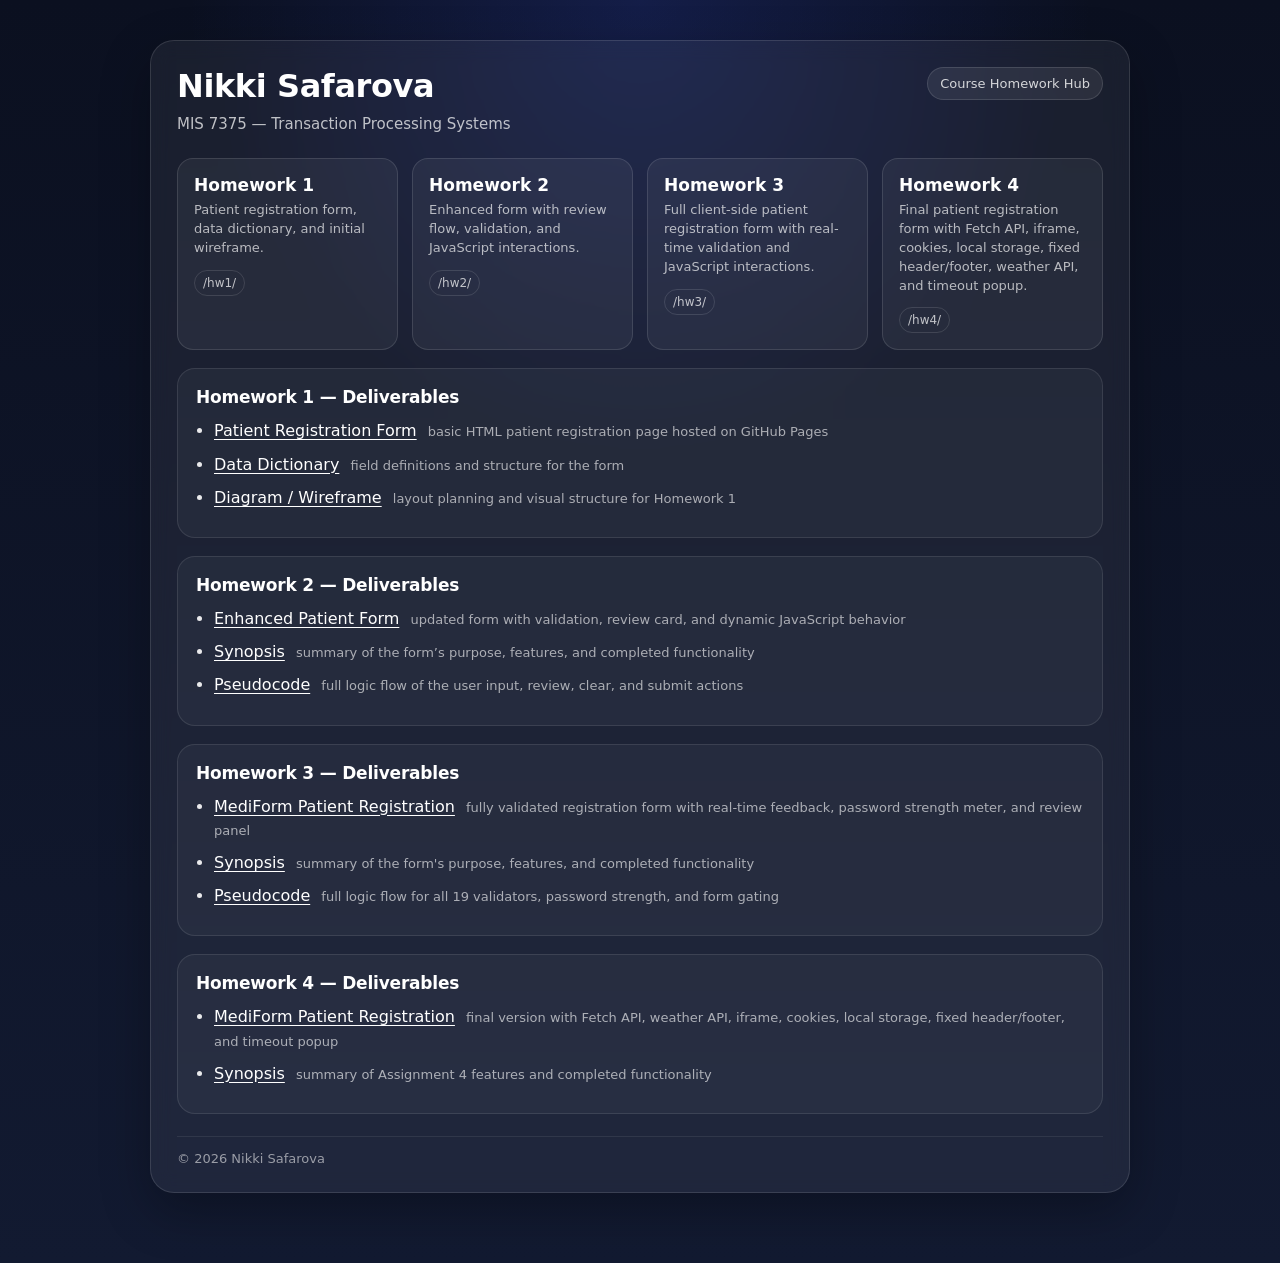
<file: index.html>
<!DOCTYPE html>
<html lang="en">
<head>
  <meta charset="UTF-8" />
  <meta name="viewport" content="width=device-width, initial-scale=1" />
  <title>MIS 7375 | Nikki Safarova</title>

  <style>
    body{
      margin:0;
      font-family: system-ui, -apple-system, Segoe UI, Roboto, Arial, sans-serif;
      background:
        radial-gradient(circle at top, rgba(61, 90, 254, 0.18), transparent 32%),
        linear-gradient(180deg, #0b1020 0%, #121a31 100%);
      color:#ffffff;
    }

    .wrap{
      max-width:980px;
      margin:0 auto;
      padding:40px 20px 70px;
    }

    .card{
      background: rgba(255,255,255,.06);
      border: 1px solid rgba(255,255,255,.12);
      border-radius: 24px;
      padding: 26px;
      box-shadow: 0 18px 50px rgba(0,0,0,.28);
      backdrop-filter: blur(10px);
    }

    .top{
      display:flex;
      justify-content:space-between;
      align-items:flex-start;
      gap:20px;
      flex-wrap:wrap;
    }

    h1{
      margin:0 0 8px;
      font-size:32px;
      letter-spacing:-.4px;
    }

    .sub{
      margin:0;
      color: rgba(255,255,255,.72);
      line-height:1.55;
      font-size:15px;
    }

    .badge{
      display:inline-block;
      padding:8px 12px;
      border-radius:999px;
      background: rgba(255,255,255,.08);
      border:1px solid rgba(255,255,255,.12);
      color: rgba(255,255,255,.8);
      font-size:13px;
      white-space:nowrap;
    }

    .grid{
      margin-top:22px;
      display:grid;
      grid-template-columns: repeat(4, 1fr);
      gap:14px;
    }

    @media (max-width: 900px){
      .grid{grid-template-columns: repeat(2, 1fr);}
    }

    @media (max-width: 560px){
      .grid{grid-template-columns: 1fr;}
    }

    a.tile{
      display:block;
      padding:16px;
      border-radius: 16px;
      border: 1px solid rgba(255,255,255,.12);
      background: rgba(255,255,255,.05);
      color:#fff;
      text-decoration:none;
      transition:.18s ease;
    }

    a.tile:hover{
      transform: translateY(-3px);
      background: rgba(255,255,255,.09);
      border-color: rgba(255,255,255,.22);
    }

    .tile-title{
      font-size:17px;
      font-weight:700;
      margin-bottom:6px;
    }

    .tile-text{
      color: rgba(255,255,255,.68);
      font-size:13px;
      line-height:1.45;
    }

    .tag{
      display:inline-block;
      margin-top:12px;
      font-size:12px;
      color: rgba(255,255,255,.72);
      padding:5px 8px;
      border:1px solid rgba(255,255,255,.12);
      border-radius:999px;
    }

    .soon{
      display:inline-block;
      margin-top:10px;
      font-size:12px;
      color: rgba(255,255,255,.72);
      padding:5px 8px;
      border:1px dashed rgba(255,255,255,.22);
      border-radius:999px;
    }

    .details{
      margin-top:18px;
      padding:18px;
      border-radius: 18px;
      border: 1px solid rgba(255,255,255,.1);
      background: rgba(255,255,255,.04);
    }

    .details h2{
      margin:0 0 12px;
      font-size:17px;
      letter-spacing:-.2px;
    }

    .links{
      margin:0;
      padding-left:18px;
      color: rgba(255,255,255,.9);
    }

    .links li{
      margin:10px 0;
      line-height:1.45;
    }

    .links a{
      color:#ffffff;
      text-decoration: underline;
      text-underline-offset: 3px;
    }

    .muted{
      color: rgba(255,255,255,.62);
      font-size:13px;
      margin-left:6px;
    }

    footer{
      margin-top:22px;
      padding-top:14px;
      border-top:1px solid rgba(255,255,255,.08);
      color: rgba(255,255,255,.55);
      font-size:13px;
    }
  </style>
</head>

<body>
  <main class="wrap">
    <div class="card">

      <div class="top">
        <div>
          <h1>Nikki Safarova</h1>
          <p class="sub">MIS 7375 — Transaction Processing Systems</p>
        </div>
        <div class="badge">Course Homework Hub</div>
      </div>

      <div class="grid">
        <a class="tile" href="./hw1/">
          <div class="tile-title">Homework 1</div>
          <div class="tile-text">Patient registration form, data dictionary, and initial wireframe.</div>
          <div class="tag">/hw1/</div>
        </a>

        <a class="tile" href="./hw2/">
          <div class="tile-title">Homework 2</div>
          <div class="tile-text">Enhanced form with review flow, validation, and JavaScript interactions.</div>
          <div class="tag">/hw2/</div>
        </a>

        <a class="tile" href="./hw3/homework3.html">
          <div class="tile-title">Homework 3</div>
          <div class="tile-text">Full client-side patient registration form with real-time validation and JavaScript interactions.</div>
          <div class="tag">/hw3/</div>
        </a>

        <a class="tile" href="./hw4/homework4.html">
  <div class="tile-title">Homework 4</div>
  <div class="tile-text">Final patient registration form with Fetch API, iframe, cookies, local storage, fixed header/footer, weather API, and timeout popup.</div>
  <div class="tag">/hw4/</div>
</a>
      </div>

      <div class="details">
        <h2>Homework 1 — Deliverables</h2>
        <ul class="links">
          <li>
            <a href="./hw1/index.html">Patient Registration Form</a>
            <span class="muted">basic HTML patient registration page hosted on GitHub Pages</span>
          </li>
          <li>
            <a href="./hw1/mis7375-hw1-data-dictionary.pdf">Data Dictionary</a>
            <span class="muted">field definitions and structure for the form</span>
          </li>
          <li>
            <a href="./hw1/mis7375-hw1-diagram.pdf">Diagram / Wireframe</a>
            <span class="muted">layout planning and visual structure for Homework 1</span>
          </li>
        </ul>
      </div>

      <div class="details">
        <h2>Homework 2 — Deliverables</h2>
        <ul class="links">
          <li>
            <a href="./hw2/index.html">Enhanced Patient Form</a>
            <span class="muted">updated form with validation, review card, and dynamic JavaScript behavior</span>
          </li>
          <li>
            <a href="./hw2/hw2-synopsis.html">Synopsis</a>
            <span class="muted">summary of the form’s purpose, features, and completed functionality</span>
          </li>
          <li>
            <a href="./hw2/hw2-pseudocode.html">Pseudocode</a>
            <span class="muted">full logic flow of the user input, review, clear, and submit actions</span>
          </li>
        </ul>
      </div>

      <div class="details">
        <h2>Homework 3 — Deliverables</h2>
        <ul class="links">
          <li>
            <a href="./hw3/homework3.html">MediForm Patient Registration</a>
            <span class="muted">fully validated registration form with real-time feedback, password strength meter, and review panel</span>
          </li>
          <li>
            <a href="./hw3/hw3-synopsis.html">Synopsis</a>
            <span class="muted">summary of the form's purpose, features, and completed functionality</span>
          </li>
          <li>
            <a href="./hw3/hw3-pseudocode.html">Pseudocode</a>
            <span class="muted">full logic flow for all 19 validators, password strength, and form gating</span>
          </li>
        </ul>
      </div>

      <div class="details">
  <h2>Homework 4 — Deliverables</h2>
  <ul class="links">
    <li>
      <a href="./hw4/homework4.html">MediForm Patient Registration</a>
      <span class="muted">final version with Fetch API, weather API, iframe, cookies, local storage, fixed header/footer, and timeout popup</span>
    </li>
    <li>
      <a href="./hw4/hw4-synopsis.html">Synopsis</a>
      <span class="muted">summary of Assignment 4 features and completed functionality</span>
    </li>
  </ul>
</div>

      <footer>© <span id="year"></span> Nikki Safarova</footer>
    </div>
  </main>

  <script>
    document.getElementById("year").textContent = new Date().getFullYear();
  </script>
</body>
</html>
</file>
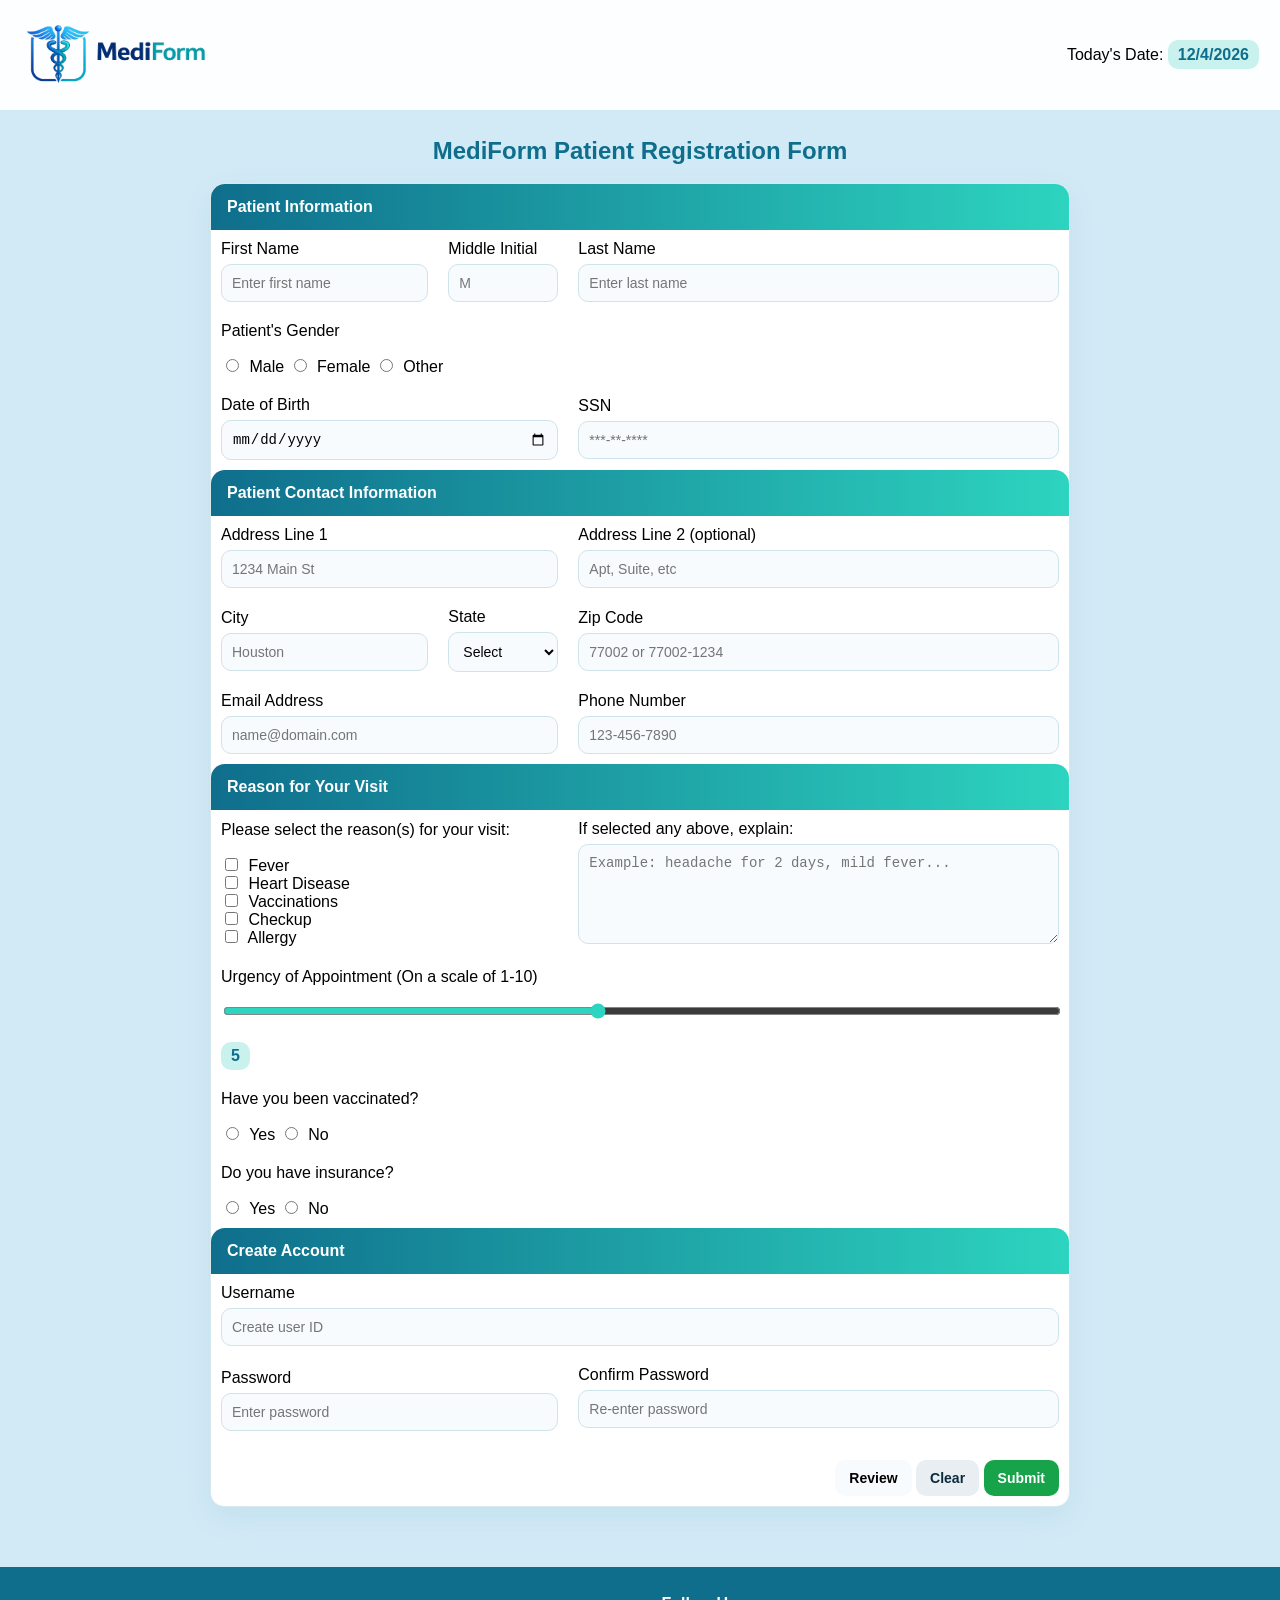
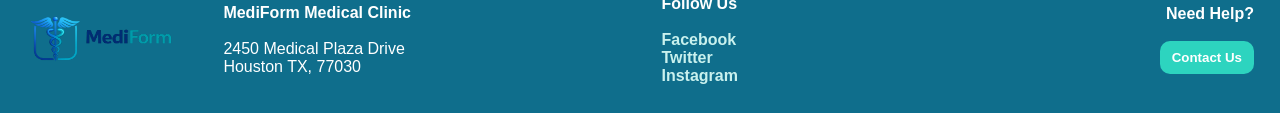
<file: hw2/index.html>
<!doctype html>
<!--
    Name: Nikki Safarova
    File: index.html
    Date Created: 2026-02-21
    Date Updated: 2026-03-27
    Purpose: MIS 7375 Homework 2 - MediForm Patient Registration Form HTML
-->

<html lang="en">

<head>
  <meta charset="utf-8" />
  <title>MediForm Patient Registration</title>

  <!-- External CSS Stylesheet-->
  <link rel="stylesheet" href="style.css" />
</head>

<body>
  <!-- HEADER SECTION -->
  <div id="header">
    <table width="100%">
      <tr>
        <td><img src="logo.png" alt="MediForm Logo" width="150" /></td>
        <td align="right">
          Today's Date: <span id="today">MM/DD/YYYY</span>
        </td>
      </tr>
    </table>
  </div>

  <!-- BODY SECTION -->
  <div id="body">
    <h2>MediForm Patient Registration Form</h2>

    <form id="patientForm" action="thankyou.html">
      <center>
        <table width="800" cellpadding="10">
          <tr>
            <th colspan="3">Patient Information</th>
          </tr>

          <!-- NAME -->
          <tr>
            <td>
              First Name<br />
              <input type="text" id="firstname" name="firstname" maxlength="30" pattern="[A-Za-z'-]{1,30}" required
                placeholder="Enter first name"
                title="Only letters, apostrophes, and dashes allowed (no numbers or symbols)." />
            </td>

            <td width="110">
              Middle Initial<br />
              <input type="text" id="middleinit" name="middleinit" maxlength="1" pattern="[A-Za-z]{1}" placeholder="M"
                title="Enter 1 letter only. Leave blank if not applicable." />
            </td>

            <td>
              Last Name<br />
              <input type="text" id="lastname" name="lastname" maxlength="30" pattern="[A-Za-z'-]{1,30}" required
                placeholder="Enter last name" title="Only letters, apostrophes, and dashes allowed." />
            </td>
          </tr>

          <!-- GENDER RADIO BUTTON -->
          <tr>
            <td colspan="3">
              Patient's Gender<br /><br />
              <input type="radio" id="genderMale" name="gender" value="Male" required
                title="Select one gender option." />
              Male
              <input type="radio" id="genderFemale" name="gender" value="Female" />
              Female
              <input type="radio" id="genderOther" name="gender" value="Other" />
              Other
            </td>
          </tr>

          <!-- Date of Birth + SSN -->
          <tr>
            <td colspan="2">
              Date of Birth<br />
              <input type="date" id="dob" name="dob" required min="1900-01-01" max="2026-12-31"
                title="Select your date of birth. Must not be in the future or more than 120 years ago." />
            </td>

            <td>
              SSN<br />
              <input type="password" id="ssn" name="ssn" placeholder="***-**-****" pattern="[0-9-]{9,11}" maxlength="11"
                required title="Enter 9 to 11 characters. Numbers and dashes only." />
            </td>
          </tr>

          <tr>
            <th colspan="3">Patient Contact Information</th>
          </tr>

          <!-- ADDRESS and CONTACT INFORMATION -->
          <tr>
            <td colspan="2">
              Address Line 1<br />
              <input type="text" id="addr1" name="addr1" minlength="2" maxlength="30" placeholder="1234 Main St"
                required title="Enter 2 to 30 characters." />
            </td>

            <td>
              Address Line 2 (optional)<br />
              <input type="text" id="addr2" name="addr2" minlength="2" maxlength="30" placeholder="Apt, Suite, etc"
                title="Optional. If entered, use 2 to 30 characters." />
            </td>
          </tr>

          <tr>
            <td>
              City<br />
              <input type="text" id="city" name="city" minlength="2" maxlength="30" required placeholder="Houston"
                title="Enter 2 to 30 characters." />
            </td>

            <td>
              State<br />
              <select id="state" name="state" required title="Select a state code.">
                <option value="">Select</option>
                <option>AK</option>
                <option>AL</option>
                <option>AR</option>
                <option>AZ</option>
                <option>CA</option>
                <option>CO</option>
                <option>CT</option>
                <option>DC</option>
                <option>DE</option>
                <option>FL</option>
                <option>GA</option>
                <option>HI</option>
                <option>IA</option>
                <option>ID</option>
                <option>IL</option>
                <option>IN</option>
                <option>KS</option>
                <option>KY</option>
                <option>LA</option>
                <option>MA</option>
                <option>MD</option>
                <option>ME</option>
                <option>MI</option>
                <option>MN</option>
                <option>MO</option>
                <option>MS</option>
                <option>MT</option>
                <option>NC</option>
                <option>ND</option>
                <option>NE</option>
                <option>NH</option>
                <option>NJ</option>
                <option>NM</option>
                <option>NV</option>
                <option>NY</option>
                <option>OH</option>
                <option>OK</option>
                <option>OR</option>
                <option>PA</option>
                <option>PR</option>
                <option>RI</option>
                <option>SC</option>
                <option>SD</option>
                <option>TN</option>
                <option>TX</option>
                <option>UT</option>
                <option>VA</option>
                <option>VT</option>
                <option>WA</option>
                <option>WI</option>
                <option>WV</option>
                <option>WY</option>
              </select>
            </td>

            <td>
              Zip Code<br />
              <input type="text" id="zip" name="zip" pattern="\d{5}(-\d{4})?" maxlength="10"
                placeholder="77002 or 77002-1234" required title="Enter 5 digits or ZIP+4 format." />
            </td>
          </tr>

          <tr>
            <td colspan="2">
              Email Address<br />
              <input type="email" id="email" name="email" placeholder="name@domain.com" required
                title="Enter a valid email address in the format name@domain.tld." />
            </td>

            <td>
              Phone Number<br />
              <input type="tel" id="phone" name="phone" maxlength="12" pattern="\d{3}-\d{3}-\d{4}"
                placeholder="123-456-7890" required title="Enter phone number in the format 123-456-7890."
                oninput="formatPhone(this)" />
            </td>
          </tr>

          <tr>
            <th colspan="3">Reason for Your Visit</th>
          </tr>

          <!-- CHECKBOXES -->
          <tr>
            <td colspan="2">
              Please select the reason(s) for your visit:<br /><br />
              <input type="checkbox" id="historyFever" name="history" value="Fever" />
              Fever<br />
              <input type="checkbox" id="historyHeartDisease" name="history" value="Heart Disease" />
              Heart Disease<br />
              <input type="checkbox" id="historyVaccinations" name="history" value="Vaccinations" />
              Vaccinations<br />
              <input type="checkbox" id="historyCheckup" name="history" value="Checkup" />
              Checkup<br />
              <input type="checkbox" id="historyAllergy" name="history" value="Allergy" />
              Allergy
            </td>

            <td>
              If selected any above, explain:<br />
              <textarea id="symptoms" name="symptoms" rows="5" cols="50"
                placeholder="Example: headache for 2 days, mild fever..."
                title="Describe the reason for your visit or current symptoms."></textarea>
            </td>
          </tr>

          <!-- SLIDER -->
          <tr>
            <td colspan="3">
              Urgency of Appointment (On a scale of 1-10)<br />
              <input type="range" id="health_score" name="health_score" min="1" max="10" value="5"
                title="Move the slider to choose a value from 1 to 10." />
              <span id="scoreValue">5</span>
            </td>
          </tr>

          <!-- VACCINATION RADIO BUTTON-->
          <tr>
            <td colspan="3">
              Have you been vaccinated?<br /><br />
              <input type="radio" id="vaccinatedYes" name="vaccinated" value="Yes" required title="Select Yes or No." />
              Yes
              <input type="radio" id="vaccinatedNo" name="vaccinated" value="No" />
              No
            </td>
          </tr>

          <!-- INSURANCE RADIO BUTTON -->
          <tr>
            <td colspan="3">
              Do you have insurance?<br /><br />
              <input type="radio" id="insuranceYes" name="insurance" value="Yes" required title="Select Yes or No." />
              Yes
              <input type="radio" id="insuranceNo" name="insurance" value="No" />
              No
            </td>
          </tr>

          <!-- CREATE ACCOUNT -->
          <tr>
            <th colspan="3">Create Account</th>
          </tr>

          <tr>
            <td colspan="3">
              Username<br />
              <input type="text" id="userid" name="userid" maxlength="30" pattern="[A-Za-z][A-Za-z0-9_-]{4,29}"
                placeholder="Create user ID" required
                title="Enter 5 to 30 characters. First character must be a letter. Use letters, numbers, underscore, or dash only. No spaces."
                oninput="makeUseridLowercase(); checkPasswords()" />
            </td>
          </tr>

          <tr>
            <td colspan="2">
              Password<br />
              <input type="password" id="password" name="password" minlength="8" maxlength="30"
                pattern="(?=.*[a-z])(?=.*[A-Z])(?=.*[0-9])(?=.*[!@#%^&*()\-_=+\\/<>.,`~])[A-Za-z0-9!@#%^&*()\-_=+\\/<>.,`~]{8,30}"
                placeholder="Enter password" required
                title="8 to 30 characters. Must include at least 1 uppercase letter, 1 lowercase letter, 1 number, and 1 special character. Do not use quotation marks."
                oninput="checkPasswords()" />
            </td>

            <td>
              Confirm Password<br />
              <input type="password" id="password2" name="password2" minlength="8" maxlength="30"
                placeholder="Re-enter password" required title="Re-enter the same password."
                oninput="checkPasswords()" />
              <div id="passwordMessage"></div>
            </td>
          </tr>

          <!-- SUBMIT and RESET and REVIEW BUTTONS -->
          <tr>
            <td colspan="3" align="right">
              <input type="button" value="Review" onclick="showReview()" />
              <input type="reset" value="Clear" onclick="clearReview()" />
              <input type="submit" value="Submit" />
            </td>
          </tr>
        </table>
      </center>
    </form>

    <div id="reviewSection" style="display:none;">
      <h3>PLEASE REVIEW THIS INFORMATION</h3>
      <div id="reviewContent"></div>
    </div>
  </div>

  <!-- FOOTER SECTION -->
  <div id="footer">
    <table width="100%" cellpadding="10">
      <tr>
        <!-- Logo and Company Address-->
        <td width="12%">
          <img src="logo.png" alt="MediForm Logo" width="150" />
        </td>

        <td width="30%">
          <b>MediForm Medical Clinic</b><br /><br />
          2450 Medical Plaza Drive<br />
          Houston TX, 77030
        </td>

        <!-- Social Links -->
        <td width="30%">
          <b>Follow Us</b><br /><br />
          <a href="#">Facebook</a><br />
          <a href="#">Twitter</a><br />
          <a href="#">Instagram</a>
        </td>

        <!-- Contact Button -->
        <td width="12%" align="right">
          <b>Need Help?</b><br /><br />
          <button type="button">Contact Us</button>
        </td>
      </tr>
    </table>
  </div>

  <!-- External JavaScript -->
  <script src="script.js"></script>
</body>

</html>
</file>
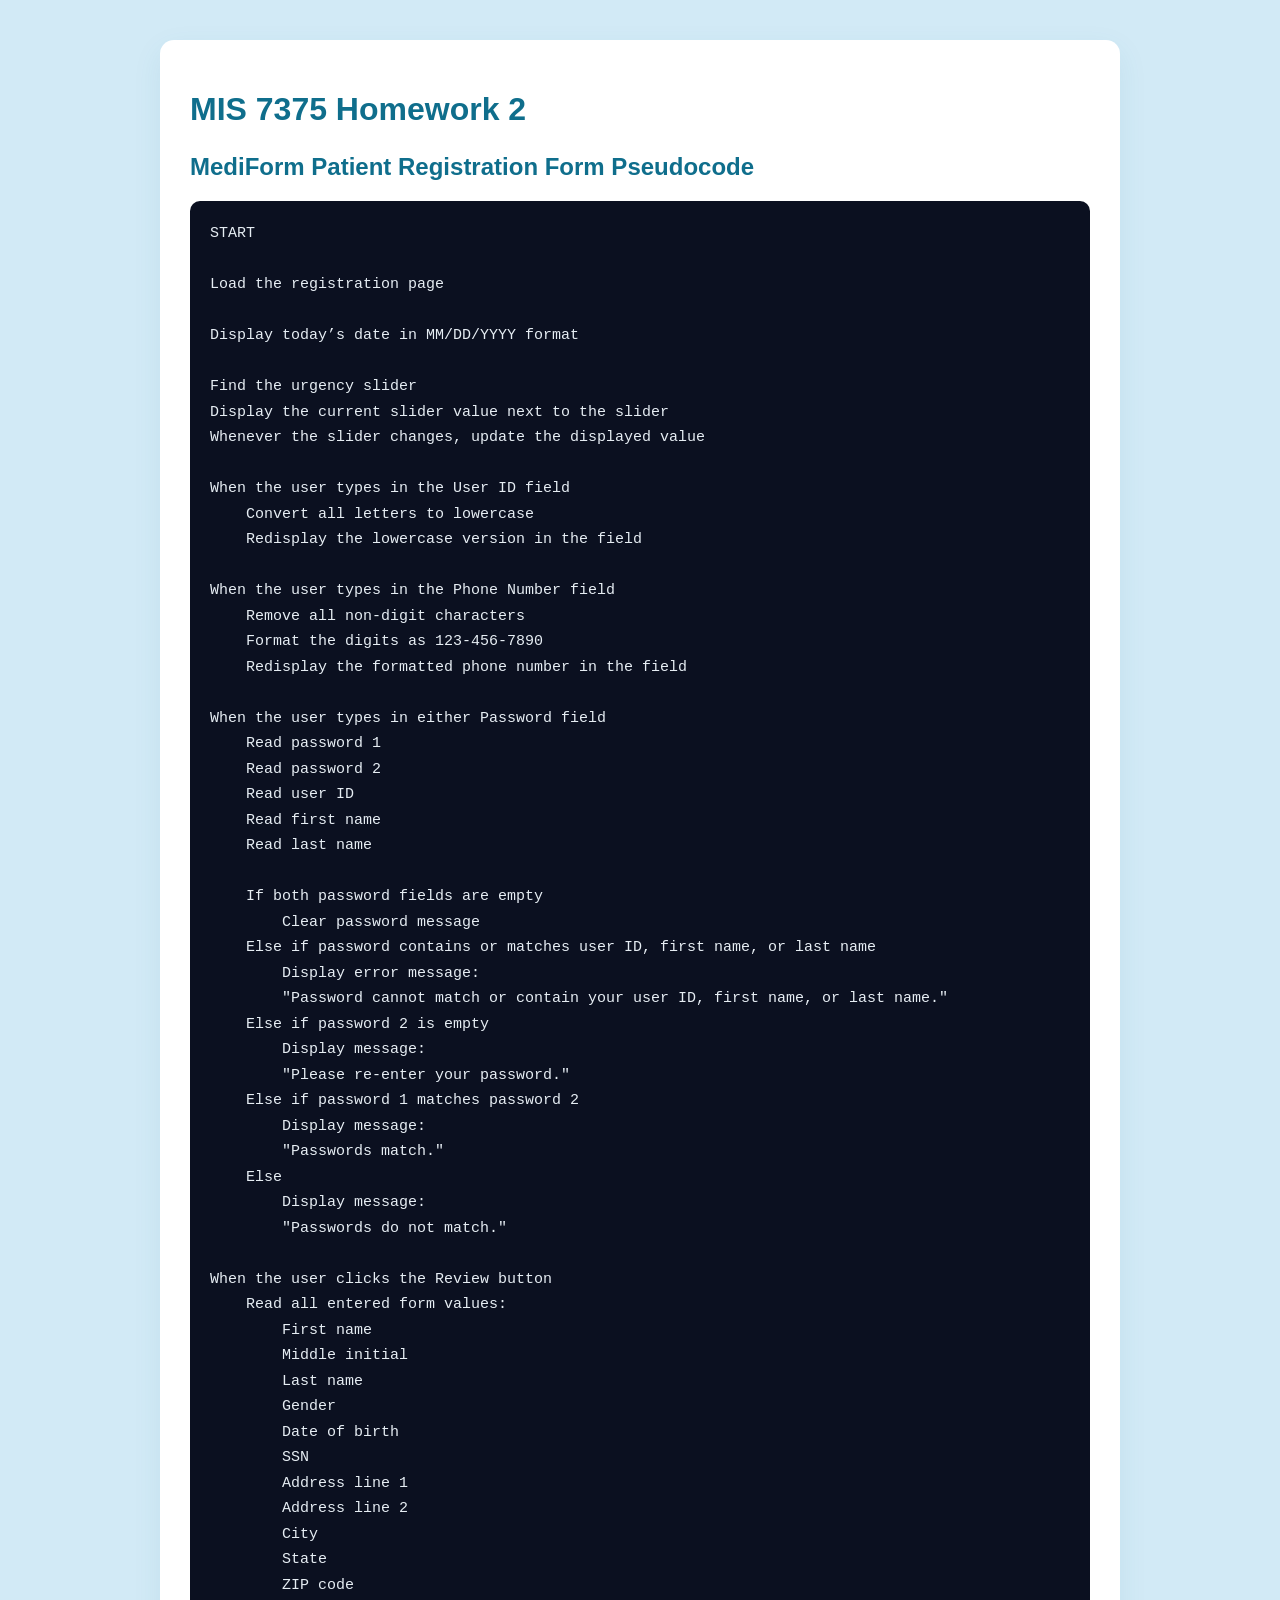
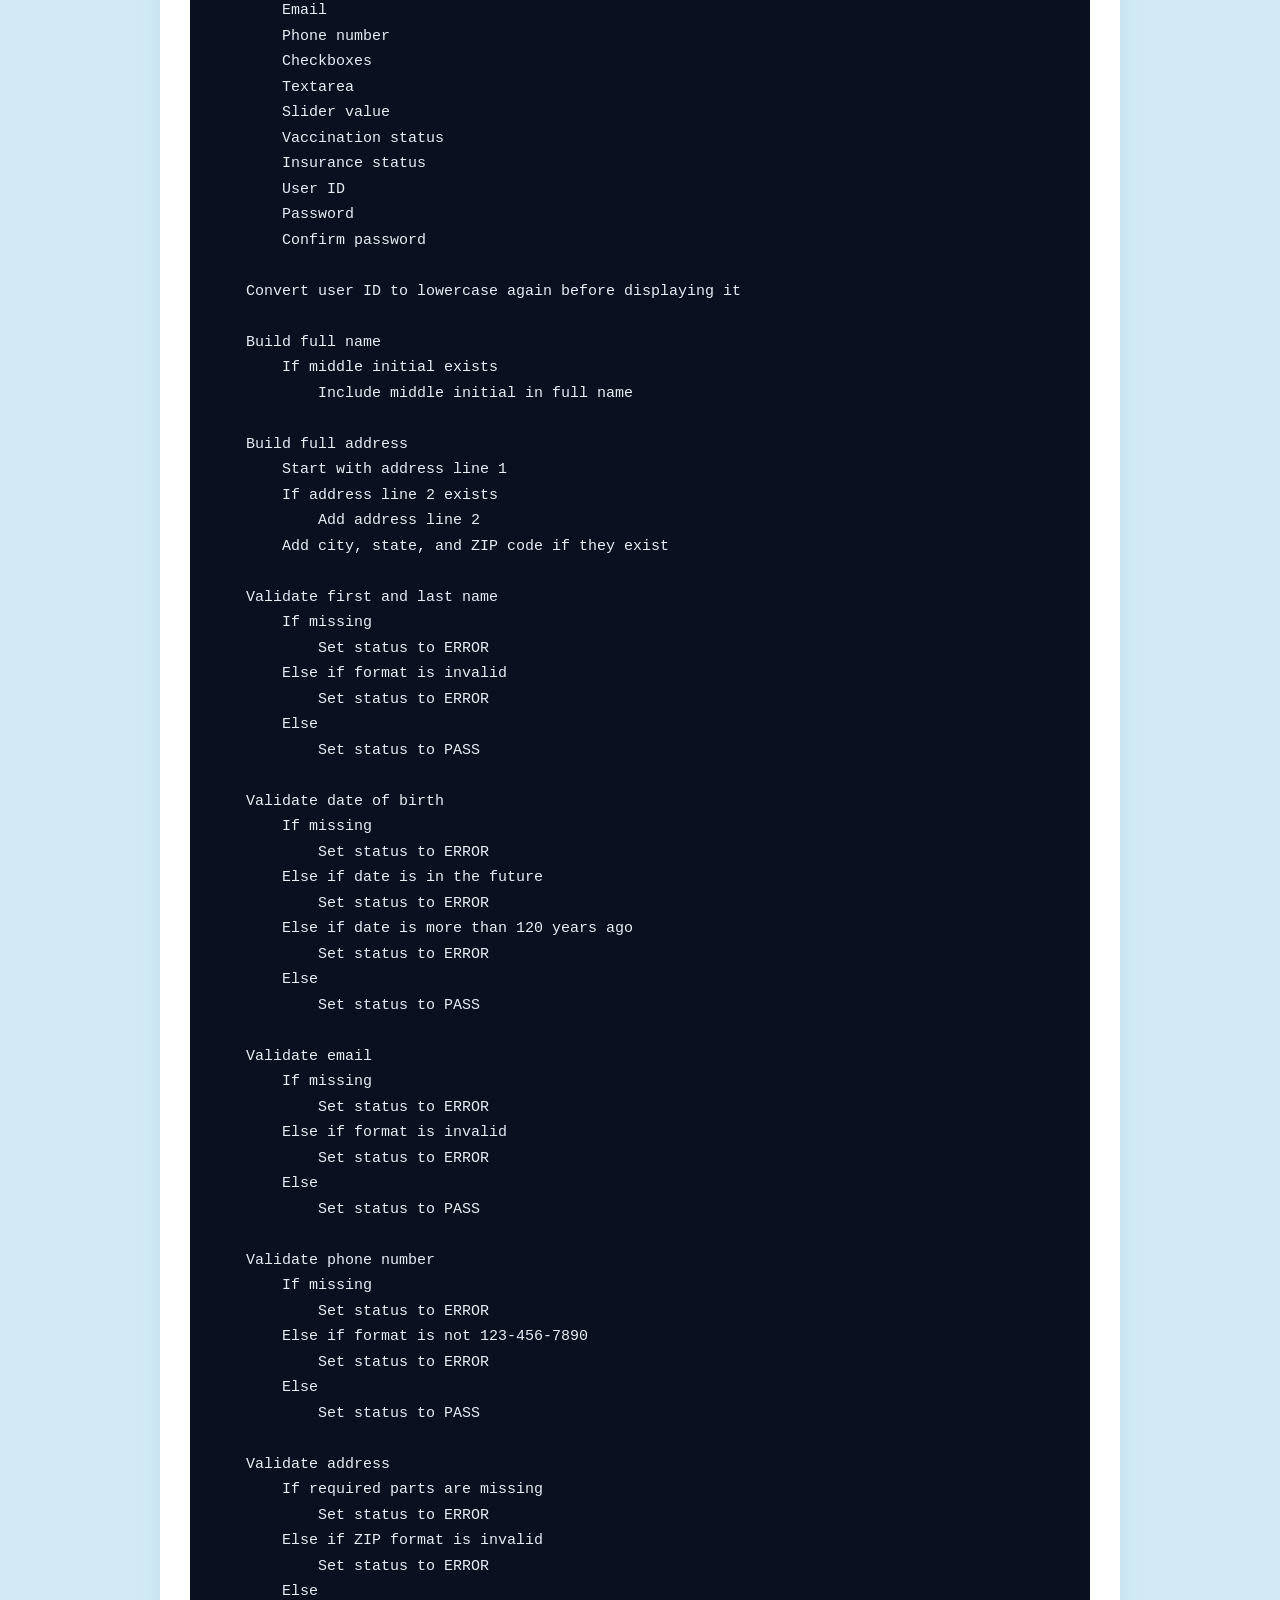
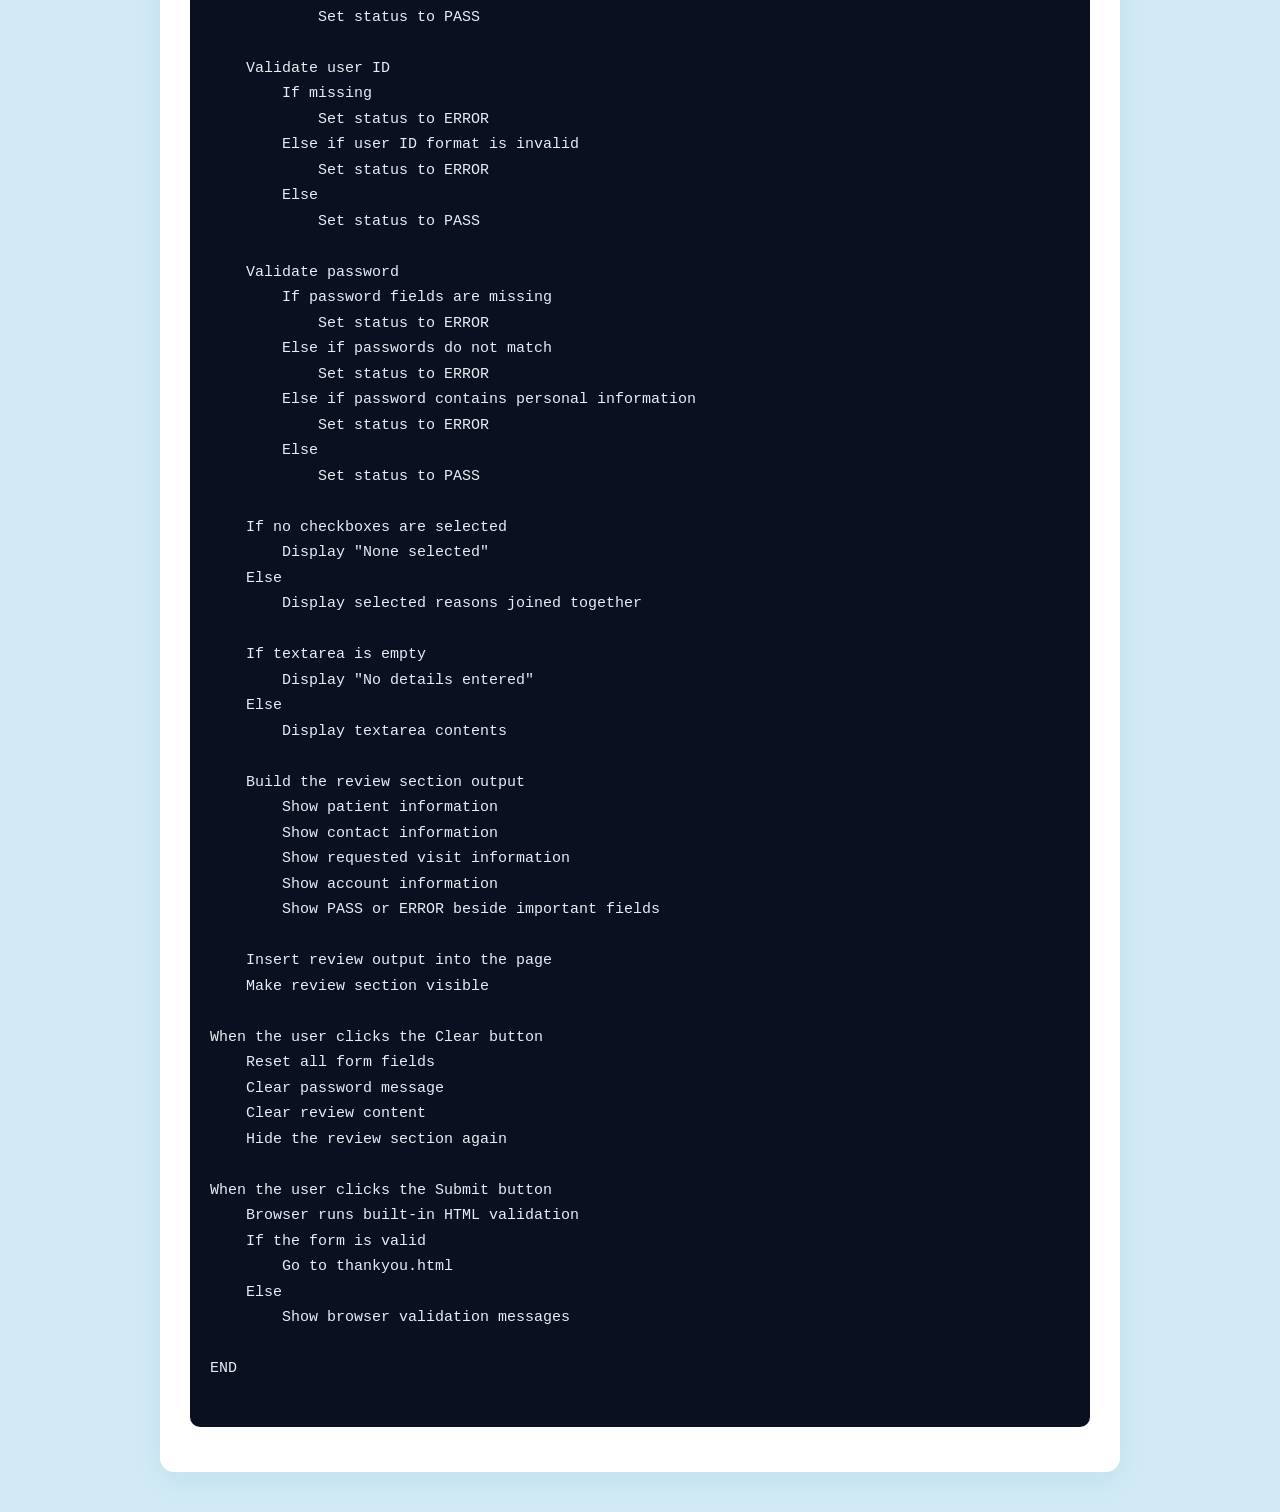
<file: hw2/hw2-pseudocode.html>
<!doctype html>
<!--
    Name: Nikki Safarova
    File: pseudocode.html
    Date Created: 2026-03-27
    Purpose: MIS 7375 Homework 2 Pseudocode for MediForm Patient Registration Form
-->

<html lang="en">
  <head>
    <meta charset="utf-8" />
    <title>HW2 Pseudocode - MediForm</title>

    <style>
      body {
        background: #d2eaf6;
        font-family: Verdana, Geneva, Tahoma, sans-serif;
        margin: 0;
        padding: 40px 20px;
      }

      .container {
        background: #ffffff;
        border-radius: 14px;
        box-shadow: 0 10px 30px rgba(15, 110, 140, 0.08);
        margin: 0 auto;
        max-width: 900px;
        padding: 30px;
      }

      h1 {
        color: #0f6e8c;
        margin-bottom: 10px;
      }

      h2 {
        color: #0f6e8c;
        margin-top: 25px;
      }

      pre {
  background: #0b1020;
  color: #e6edf3;
  border-radius: 10px;
  font-family: "Courier New", Courier, monospace;
  font-size: 15px;
  line-height: 1.7;
  padding: 20px;
  white-space: pre-wrap;
}
    </style>
  </head>

  <body>
    <div class="container">
      <h1>MIS 7375 Homework 2</h1>
      <h2>MediForm Patient Registration Form Pseudocode</h2>

      <pre>
START

Load the registration page

Display today’s date in MM/DD/YYYY format

Find the urgency slider
Display the current slider value next to the slider
Whenever the slider changes, update the displayed value

When the user types in the User ID field
    Convert all letters to lowercase
    Redisplay the lowercase version in the field

When the user types in the Phone Number field
    Remove all non-digit characters
    Format the digits as 123-456-7890
    Redisplay the formatted phone number in the field

When the user types in either Password field
    Read password 1
    Read password 2
    Read user ID
    Read first name
    Read last name

    If both password fields are empty
        Clear password message
    Else if password contains or matches user ID, first name, or last name
        Display error message:
        "Password cannot match or contain your user ID, first name, or last name."
    Else if password 2 is empty
        Display message:
        "Please re-enter your password."
    Else if password 1 matches password 2
        Display message:
        "Passwords match."
    Else
        Display message:
        "Passwords do not match."

When the user clicks the Review button
    Read all entered form values:
        First name
        Middle initial
        Last name
        Gender
        Date of birth
        SSN
        Address line 1
        Address line 2
        City
        State
        ZIP code
        Email
        Phone number
        Checkboxes
        Textarea
        Slider value
        Vaccination status
        Insurance status
        User ID
        Password
        Confirm password

    Convert user ID to lowercase again before displaying it

    Build full name
        If middle initial exists
            Include middle initial in full name

    Build full address
        Start with address line 1
        If address line 2 exists
            Add address line 2
        Add city, state, and ZIP code if they exist

    Validate first and last name
        If missing
            Set status to ERROR
        Else if format is invalid
            Set status to ERROR
        Else
            Set status to PASS

    Validate date of birth
        If missing
            Set status to ERROR
        Else if date is in the future
            Set status to ERROR
        Else if date is more than 120 years ago
            Set status to ERROR
        Else
            Set status to PASS

    Validate email
        If missing
            Set status to ERROR
        Else if format is invalid
            Set status to ERROR
        Else
            Set status to PASS

    Validate phone number
        If missing
            Set status to ERROR
        Else if format is not 123-456-7890
            Set status to ERROR
        Else
            Set status to PASS

    Validate address
        If required parts are missing
            Set status to ERROR
        Else if ZIP format is invalid
            Set status to ERROR
        Else
            Set status to PASS

    Validate user ID
        If missing
            Set status to ERROR
        Else if user ID format is invalid
            Set status to ERROR
        Else
            Set status to PASS

    Validate password
        If password fields are missing
            Set status to ERROR
        Else if passwords do not match
            Set status to ERROR
        Else if password contains personal information
            Set status to ERROR
        Else
            Set status to PASS

    If no checkboxes are selected
        Display "None selected"
    Else
        Display selected reasons joined together

    If textarea is empty
        Display "No details entered"
    Else
        Display textarea contents

    Build the review section output
        Show patient information
        Show contact information
        Show requested visit information
        Show account information
        Show PASS or ERROR beside important fields

    Insert review output into the page
    Make review section visible

When the user clicks the Clear button
    Reset all form fields
    Clear password message
    Clear review content
    Hide the review section again

When the user clicks the Submit button
    Browser runs built-in HTML validation
    If the form is valid
        Go to thankyou.html
    Else
        Show browser validation messages

END
    </pre
      >
    </div>
  </body>
</html>
</file>
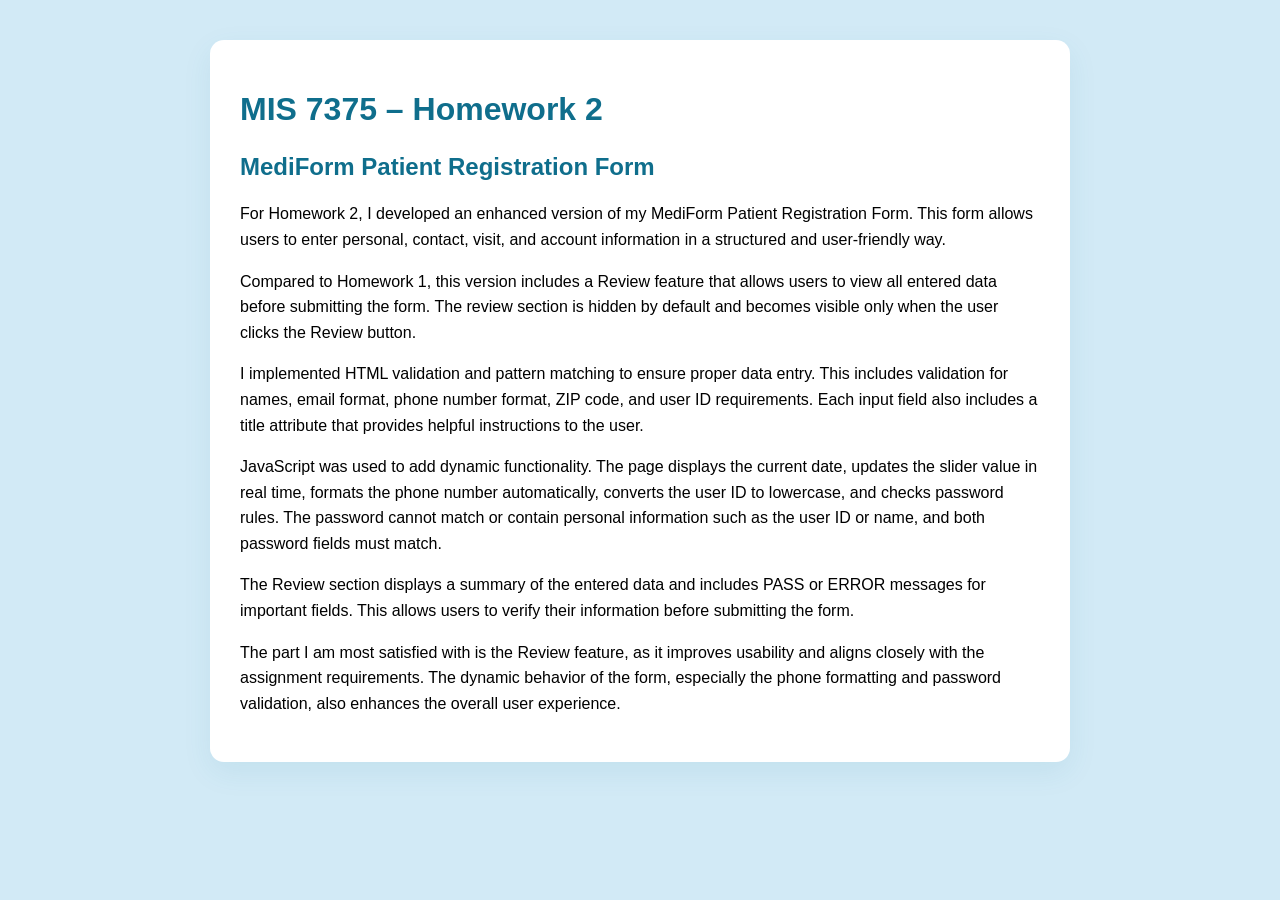
<file: hw2/hw2-synopsis.html>
<!doctype html>
<!--
    Name: Nikki Safarova
    File: synopsis.html
    Date Created: 2026-03-26
    Purpose: MIS 7375 Homework 2 Synopsis
-->

<html lang="en">
<head>
  <meta charset="utf-8" />
  <title>HW2 Synopsis - MediForm</title>

  <style>
    body {
      background: #d2eaf6;
      font-family: Verdana, Geneva, Tahoma, sans-serif;
      margin: 0;
      padding: 40px 20px;
    }

    .container {
      background: #ffffff;
      border-radius: 14px;
      box-shadow: 0 10px 30px rgba(15, 110, 140, 0.08);
      margin: 0 auto;
      max-width: 800px;
      padding: 30px;
    }

    h1 {
      color: #0f6e8c;
      margin-bottom: 10px;
    }

    h2 {
      color: #0f6e8c;
      margin-top: 25px;
    }

    p {
      line-height: 1.6;
      margin-bottom: 16px;
    }
  </style>
</head>

<body>

  <div class="container">
    <h1>MIS 7375 – Homework 2</h1>
    <h2>MediForm Patient Registration Form</h2>

    <p>
      For Homework 2, I developed an enhanced version of my MediForm Patient Registration Form.
      This form allows users to enter personal, contact, visit, and account information in a
      structured and user-friendly way.
    </p>

    <p>
      Compared to Homework 1, this version includes a Review feature that allows users to view
      all entered data before submitting the form. The review section is hidden by default and
      becomes visible only when the user clicks the Review button.
    </p>

    <p>
      I implemented HTML validation and pattern matching to ensure proper data entry. This includes
      validation for names, email format, phone number format, ZIP code, and user ID requirements.
      Each input field also includes a title attribute that provides helpful instructions to the user.
    </p>

    <p>
      JavaScript was used to add dynamic functionality. The page displays the current date,
      updates the slider value in real time, formats the phone number automatically, converts
      the user ID to lowercase, and checks password rules. The password cannot match or contain
      personal information such as the user ID or name, and both password fields must match.
    </p>

    <p>
      The Review section displays a summary of the entered data and includes PASS or ERROR messages
      for important fields. This allows users to verify their information before submitting the form.
    </p>

    <p>
      The part I am most satisfied with is the Review feature, as it improves usability and aligns
      closely with the assignment requirements. The dynamic behavior of the form, especially the
      phone formatting and password validation, also enhances the overall user experience.
    </p>

  </div>

</body>
</html>
</file>
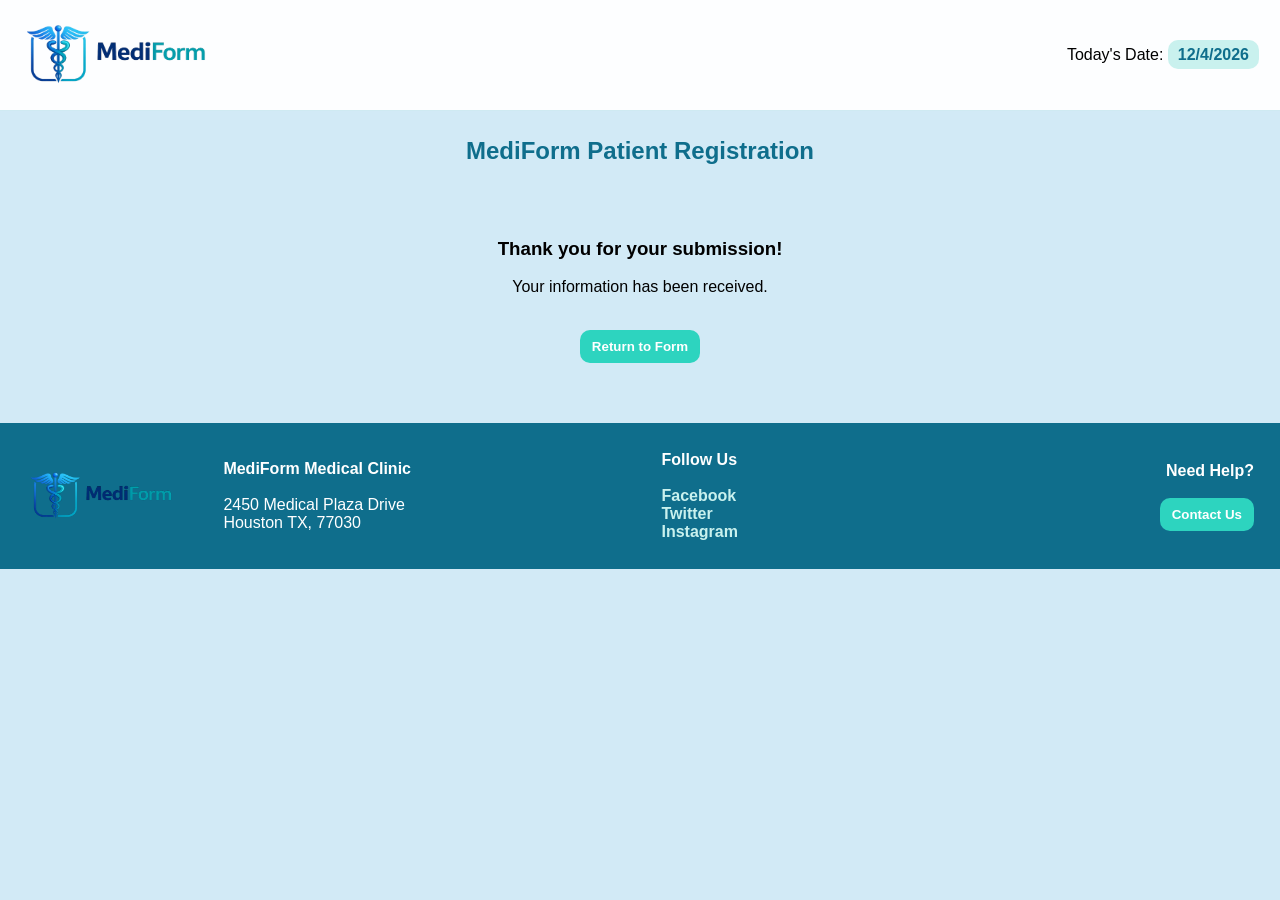
<file: hw2/thankyou.html>
<!doctype html>
<!--
    Name: Nikki Safarova
    File: thankyou.html
    Date Created: 2026-02-23
    Date Updated: 2026-03-27
    Purpose: Thank you page for MIS 7375 Homework 1 - MediForm Patient Registration Form.
-->

<html lang="en">
  <head>
    <meta charset="utf-8" />
    <title>MediForm Submission</title>

    <!-- External CSS -->
    <link rel="stylesheet" href="style.css" />
  </head>

  <body>
    <!-- HEADER SECTION -->
    <div id="header">
      <table width="100%">
        <tr>
          <td>
            <img src="logo.png" alt="MediForm Logo" width="150" />
          </td>
          <td align="right">
            Today's Date: <span id="today">MM/DD/YYYY</span>
          </td>
        </tr>
      </table>
    </div>

    <!-- BODY SECTION -->
    <div id="body" align="center">
      <h2>MediForm Patient Registration</h2>

      <br /><br />

      <h3>Thank you for your submission!</h3>

      <p>Your information has been received.</p>

      <br />

      <a href="index.html">
        <button id="button" type="button">Return to Form</button>
      </a>
    </div>

    <!-- FOOTER SECTION -->
    <div id="footer">
      <table width="100%" cellpadding="10">
        <tr>
          <!-- Logo and Company Adress -->
          <td width="12%">
            <img src="logo.png" alt="MediForm Logo" width="150" />
          </td>

          <td width="30%">
            <b>MediForm Medical Clinic</b><br /><br />
            2450 Medical Plaza Drive<br />
            Houston TX, 77030
          </td>

          <!-- Social Links -->
          <td width="30%">
            <b>Follow Us</b><br /><br />
            <a href="#">Facebook</a><br />
            <a href="#">Twitter</a><br />
            <a href="#">Instagram</a>
          </td>

          <!-- Contact Button -->
          <td width="12%" align="right">
            <b>Need Help?</b><br /><br />
            <button type="button">Contact Us</button>
          </td>
        </tr>
      </table>
    </div>

    <script>
      document.getElementById("today").innerHTML =
        new Date().toLocaleDateString("en-US");
    </script>
  </body>
</html>
</file>
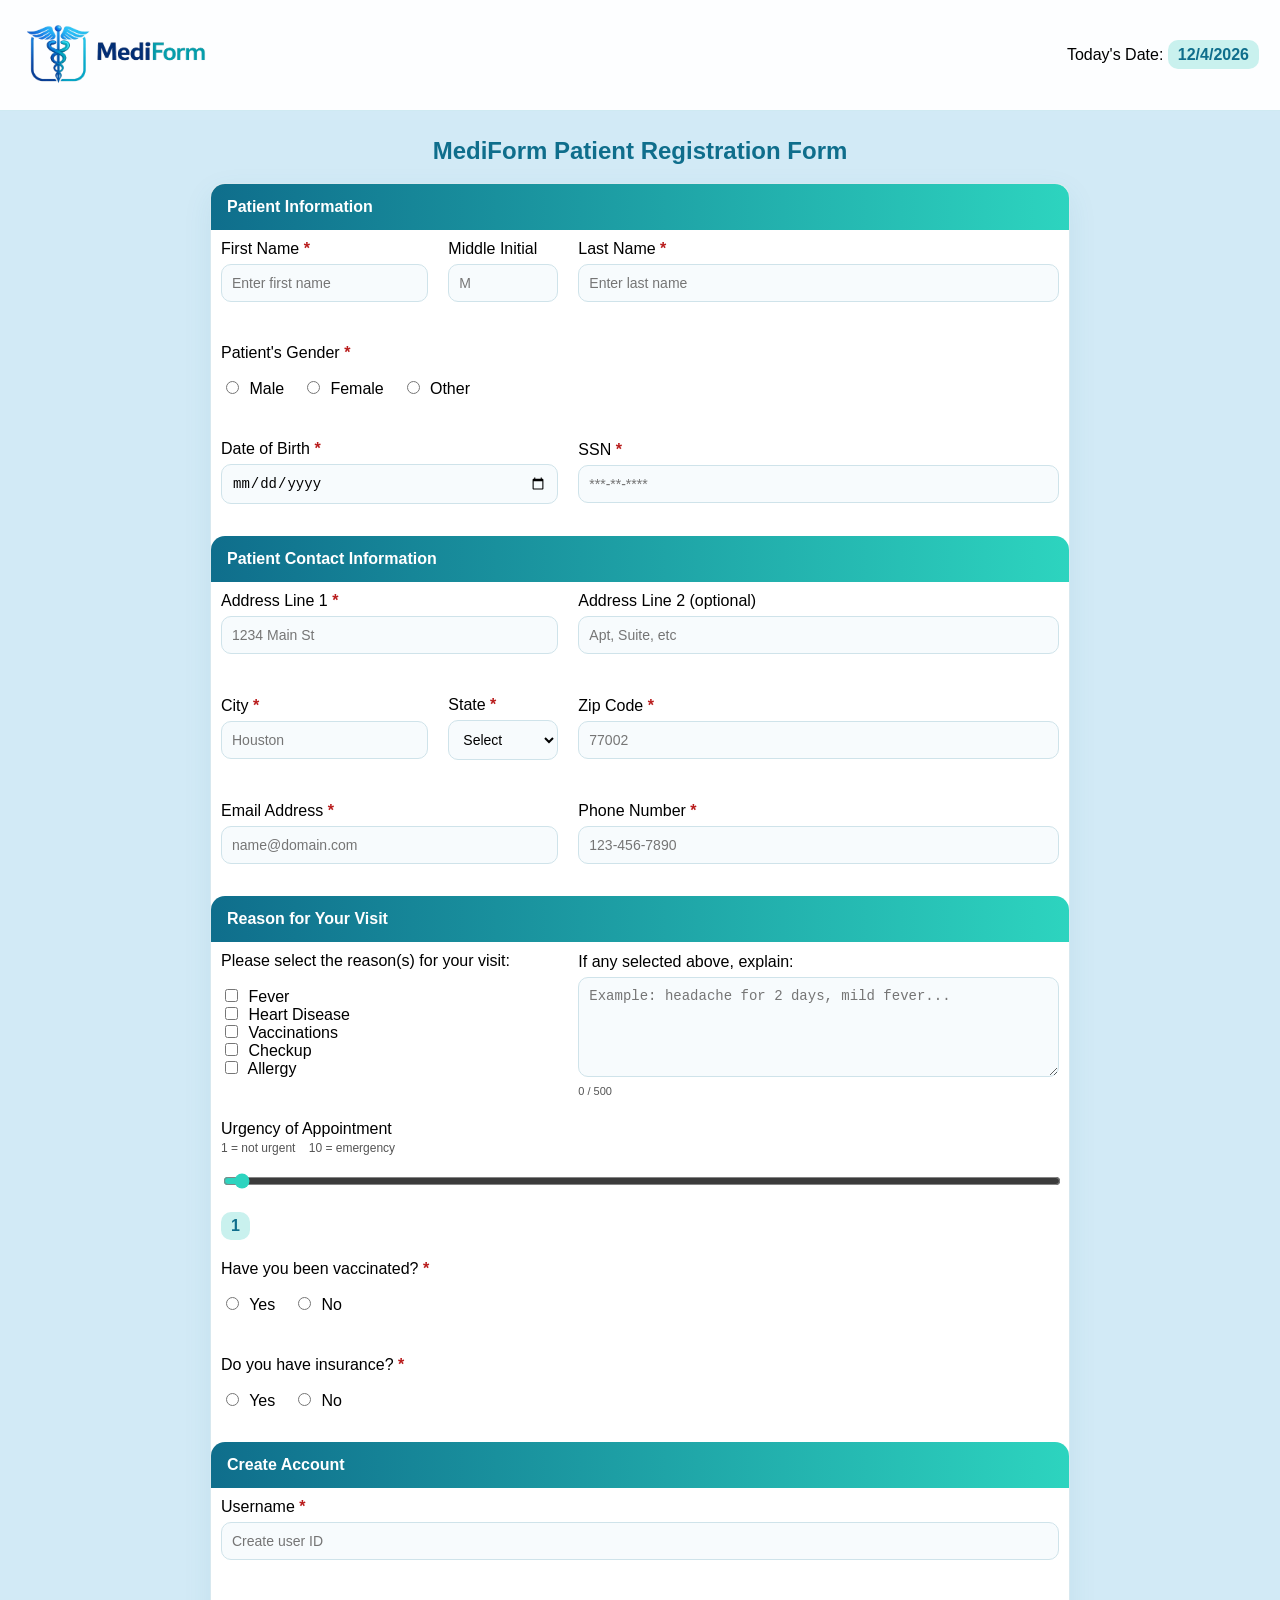
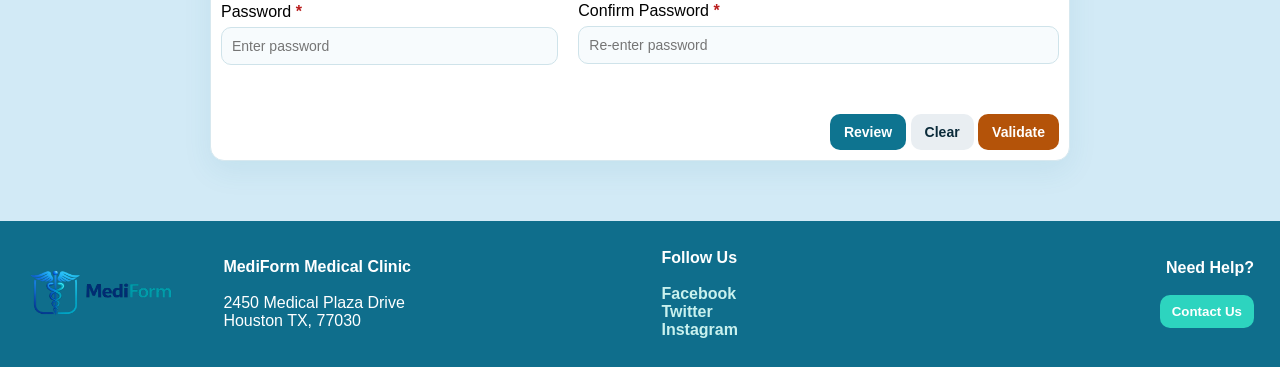
<file: hw3/homework3.html>
<!doctype html>
<!--
    Name: Nikki Safarova
    File: homework3.html
    Date Created: 2026-02-21
    Date Updated: 2026-04-17
    Purpose: MIS 7375 Homework 3 - MediForm Patient Registration Form HTML
-->

<html lang="en">

<head>
  <meta charset="utf-8" />
  <title>MediForm Patient Registration</title>

  <!-- External CSS Stylesheet-->
  <link rel="stylesheet" href="style.css" />
</head>

<body>
  <!-- HEADER SECTION -->
  <div id="header">
    <table width="100%">
      <tr>
        <td><img src="logo.png" alt="MediForm Logo" width="150" /></td>
        <td align="right">
          Today's Date: <span id="today">MM/DD/YYYY</span>
        </td>
      </tr>
    </table>
  </div>

  <!-- BODY SECTION -->
  <div id="body">
    <h2>MediForm Patient Registration Form</h2>

    <form id="patientForm" action="thankyou.html" onsubmit="return validateForm();">
      <center>
        <table width="800" cellpadding="10">
          <tr>
            <th colspan="3">Patient Information</th>
          </tr>

          <!-- NAME -->
          <tr>
            <td>
              <label for="firstname">First Name <span class="req">*</span></label><br />
              <input type="text" id="firstname" name="firstname" maxlength="30" pattern="[A-Za-z'-]{1,30}" required
                placeholder="Enter first name"
                title="Only letters, apostrophes, and dashes allowed (no numbers or symbols)." />
              <div id="firstnameError" class="errorMessage"></div>
            </td>

            <td width="110">
              <label for="middleinit">Middle Initial</label><br />
              <input type="text" id="middleinit" name="middleinit" maxlength="1" pattern="[A-Za-z]{1}" placeholder="M"
                title="Enter 1 letter only. Leave blank if not applicable." />
              <div id="middleinitError" class="errorMessage"></div>
            </td>

            <td>
              <label for="lastname">Last Name <span class="req">*</span></label><br />
              <input type="text" id="lastname" name="lastname" maxlength="30" pattern="[A-Za-z'-]{1,30}" required
                placeholder="Enter last name" title="Only letters, apostrophes, and dashes allowed." />
              <div id="lastnameError" class="errorMessage"></div>
            </td>
          </tr>

          <!-- GENDER RADIO BUTTON -->
          <tr>
            <td colspan="3">
              Patient's Gender <span class="req">*</span><br /><br />
              <input type="radio" id="genderMale" name="gender" value="Male" required
                title="Select one gender option." />
              <label for="genderMale">Male</label>
              &nbsp;&nbsp;
              <input type="radio" id="genderFemale" name="gender" value="Female" />
              <label for="genderFemale">Female</label>
              &nbsp;&nbsp;
              <input type="radio" id="genderOther" name="gender" value="Other" />
              <label for="genderOther">Other</label>
              <div id="genderError" class="errorMessage"></div>
            </td>
          </tr>

          <!-- Date of Birth + SSN -->
          <tr>
            <td colspan="2">
              <label for="dob">Date of Birth <span class="req">*</span></label><br />
              <input type="date" id="dob" name="dob" required
                title="Select your date of birth. Must not be in the future or more than 120 years ago." />
              <div id="dobError" class="errorMessage"></div>
            </td>

            <td>
              <label for="ssn">SSN <span class="req">*</span></label><br />
              <input type="password" id="ssn" name="ssn" placeholder="***-**-****" pattern="[0-9]{3}-[0-9]{2}-[0-9]{4}" maxlength="11"
                required title="Enter SSN in the format ###-##-#### (numbers and dashes only)." />
              <div id="ssnError" class="errorMessage"></div>
            </td>
          </tr>

          <tr>
            <th colspan="3">Patient Contact Information</th>
          </tr>

          <!-- ADDRESS and CONTACT INFORMATION -->
          <tr>
            <td colspan="2">
              <label for="addr1">Address Line 1 <span class="req">*</span></label><br />
              <input type="text" id="addr1" name="addr1" minlength="2" maxlength="30" placeholder="1234 Main St"
                required title="Enter 2 to 30 characters." />
              <div id="addr1Error" class="errorMessage"></div>
            </td>

            <td>
              <label for="addr2">Address Line 2 (optional)</label><br />
              <input type="text" id="addr2" name="addr2" minlength="2" maxlength="30" placeholder="Apt, Suite, etc"
                title="Optional. If entered, use 2 to 30 characters." />
              <div id="addr2Error" class="errorMessage"></div>
            </td>
          </tr>

          <tr>
            <td>
              <label for="city">City <span class="req">*</span></label><br />
              <input type="text" id="city" name="city" minlength="2" maxlength="30" required placeholder="Houston"
                title="Enter 2 to 30 characters. Letters and spaces only." />
              <div id="cityError" class="errorMessage"></div>
            </td>

            <td>
              <label for="state">State <span class="req">*</span></label><br />
              <select id="state" name="state" required title="Select a state code.">
                <option value="">Select</option>
                <option>AK</option>
                <option>AL</option>
                <option>AR</option>
                <option>AZ</option>
                <option>CA</option>
                <option>CO</option>
                <option>CT</option>
                <option>DC</option>
                <option>DE</option>
                <option>FL</option>
                <option>GA</option>
                <option>HI</option>
                <option>IA</option>
                <option>ID</option>
                <option>IL</option>
                <option>IN</option>
                <option>KS</option>
                <option>KY</option>
                <option>LA</option>
                <option>MA</option>
                <option>MD</option>
                <option>ME</option>
                <option>MI</option>
                <option>MN</option>
                <option>MO</option>
                <option>MS</option>
                <option>MT</option>
                <option>NC</option>
                <option>ND</option>
                <option>NE</option>
                <option>NH</option>
                <option>NJ</option>
                <option>NM</option>
                <option>NV</option>
                <option>NY</option>
                <option>OH</option>
                <option>OK</option>
                <option>OR</option>
                <option>PA</option>
                <option>PR</option>
                <option>RI</option>
                <option>SC</option>
                <option>SD</option>
                <option>TN</option>
                <option>TX</option>
                <option>UT</option>
                <option>VA</option>
                <option>VT</option>
                <option>WA</option>
                <option>WI</option>
                <option>WV</option>
                <option>WY</option>
              </select>
              <div id="stateError" class="errorMessage"></div>
            </td>

            <td>
              <label for="zip">Zip Code <span class="req">*</span></label><br />
              <input type="text" id="zip" name="zip" pattern="\d{5}" maxlength="5"
                placeholder="77002" required title="Enter exactly 5 digits." />
              <div id="zipError" class="errorMessage"></div>
            </td>
          </tr>

          <tr>
            <td colspan="2">
              <label for="email">Email Address <span class="req">*</span></label><br />
              <input type="email" id="email" name="email" placeholder="name@domain.com" required
                title="Enter a valid email address in the format name@domain.tld." />
              <div id="emailError" class="errorMessage"></div>
            </td>

            <td>
              <label for="phone">Phone Number <span class="req">*</span></label><br />
              <input type="tel" id="phone" name="phone" maxlength="12" pattern="\d{3}-\d{3}-\d{4}"
                placeholder="123-456-7890" required title="Enter phone number in the format 123-456-7890."
                />
              <div id="phoneError" class="errorMessage"></div>
            </td>
          </tr>

          <tr>
            <th colspan="3">Reason for Your Visit</th>
          </tr>

          <!-- CHECKBOXES -->
          <tr>
            <td colspan="2">
              Please select the reason(s) for your visit:<br /><br />
              <input type="checkbox" id="historyFever" name="history" value="Fever" />
              <label for="historyFever">Fever</label><br />
              <input type="checkbox" id="historyHeartDisease" name="history" value="Heart Disease" />
              <label for="historyHeartDisease">Heart Disease</label><br />
              <input type="checkbox" id="historyVaccinations" name="history" value="Vaccinations" />
              <label for="historyVaccinations">Vaccinations</label><br />
              <input type="checkbox" id="historyCheckup" name="history" value="Checkup" />
              <label for="historyCheckup">Checkup</label><br />
              <input type="checkbox" id="historyAllergy" name="history" value="Allergy" />
              <label for="historyAllergy">Allergy</label>
              <div id="historyError" class="errorMessage"></div>
            </td>

            <td>
              <label for="symptoms">If any selected above, explain:</label><br />
              <textarea id="symptoms" name="symptoms" rows="5" cols="50" maxlength="500"
                placeholder="Example: headache for 2 days, mild fever..."
                title="Describe the reason for your visit or current symptoms. Max 500 characters."
                oninput="updateCharCount()"></textarea><br />
              <span id="charCount" style="font-size:11px; color:#555;">0 / 500</span>
            </td>
          </tr>

          <!-- SLIDER -->
          <tr>
            <td colspan="3">
              Urgency of Appointment<br />
              <span style="font-size:12px; color:#555;">1 = not urgent &nbsp;&nbsp; 10 = emergency</span><br />
              <input type="range" id="health_score" name="health_score" min="1" max="10" value="1"
                title="Move the slider to choose a value from 1 to 10." />
              <span id="scoreValue">1</span>
            </td>
          </tr>

          <!-- VACCINATION RADIO BUTTON-->
          <tr>
            <td colspan="3">
              Have you been vaccinated? <span class="req">*</span><br /><br />
              <input type="radio" id="vaccinatedYes" name="vaccinated" value="Yes" required title="Select Yes or No." />
              <label for="vaccinatedYes">Yes</label>
              &nbsp;&nbsp;
              <input type="radio" id="vaccinatedNo" name="vaccinated" value="No" />
              <label for="vaccinatedNo">No</label>
              <div id="vaccinatedError" class="errorMessage"></div>
            </td>
          </tr>

          <!-- INSURANCE RADIO BUTTON -->
          <tr>
            <td colspan="3">
              Do you have insurance? <span class="req">*</span><br /><br />
              <input type="radio" id="insuranceYes" name="insurance" value="Yes" required title="Select Yes or No." />
              <label for="insuranceYes">Yes</label>
              &nbsp;&nbsp;
              <input type="radio" id="insuranceNo" name="insurance" value="No" />
              <label for="insuranceNo">No</label>
              <div id="insuranceError" class="errorMessage"></div>
            </td>
          </tr>

          <!-- CREATE ACCOUNT -->
          <tr>
            <th colspan="3">Create Account</th>
          </tr>

          <tr>
            <td colspan="3">
              <label for="userid">Username <span class="req">*</span></label><br />
              <input type="text" id="userid" name="userid" maxlength="30" pattern="[A-Za-z][A-Za-z0-9_-]{4,29}"
                placeholder="Create user ID" required
                title="Enter 5 to 30 characters. First character must be a letter. Use letters, numbers, underscore, or dash only. No spaces."
                oninput="checkPasswords()" />
              <div id="useridError" class="errorMessage"></div>
            </td>
          </tr>

          <tr>
            <td colspan="2">
              <label for="password">Password <span class="req">*</span></label><br />
              <input type="password" id="password" name="password" minlength="8" maxlength="30"
                placeholder="Enter password" required
                title="8 to 30 characters. Must include at least 1 uppercase letter, 1 lowercase letter, and 1 number."
                oninput="checkPasswords(); updateStrength()" />
              <div id="strengthBar"><div id="strengthFill"></div></div>
              <span id="strengthLabel"></span>
              <div id="passwordError" class="errorMessage"></div>
            </td>

            <td>
              <label for="password2">Confirm Password <span class="req">*</span></label><br />
              <input type="password" id="password2" name="password2" minlength="8" maxlength="30"
                placeholder="Re-enter password" required title="Re-enter the same password."
                oninput="checkPasswords()" />
              <div id="passwordMessage"></div>
              <div id="password2Error" class="errorMessage"></div>
            </td>
          </tr>

          <!-- SUBMIT and RESET and REVIEW BUTTONS -->
          <tr>
            <td colspan="3" align="right">
              <input type="button" value="Review" onclick="showReview()" />
              <input type="reset" value="Clear" onclick="clearReview()" />
              <input type="submit" value="Submit" />
            </td>
          </tr>
        </table>
      </center>
    </form>

    <div id="reviewSection" style="display:none;">
      <h3>PLEASE REVIEW THIS INFORMATION</h3>
      <div id="reviewContent"></div>
    </div>
  </div>

  <!-- FOOTER SECTION -->
  <div id="footer">
    <table width="100%" cellpadding="10">
      <tr>
        <!-- Logo and Company Address-->
        <td width="12%">
          <img src="logo.png" alt="MediForm Logo" width="150" />
        </td>

        <td width="30%">
          <b>MediForm Medical Clinic</b><br /><br />
          2450 Medical Plaza Drive<br />
          Houston TX, 77030
        </td>

        <!-- Social Links -->
        <td width="30%">
          <b>Follow Us</b><br /><br />
          <a href="#">Facebook</a><br />
          <a href="#">Twitter</a><br />
          <a href="#">Instagram</a>
        </td>

        <!-- Contact Button -->
        <td width="12%" align="right">
          <b>Need Help?</b><br /><br />
          <button type="button">Contact Us</button>
        </td>
      </tr>
    </table>
  </div>

  <!-- External JavaScript -->
  <script src="script.js"></script>
</body>

</html>
</file>
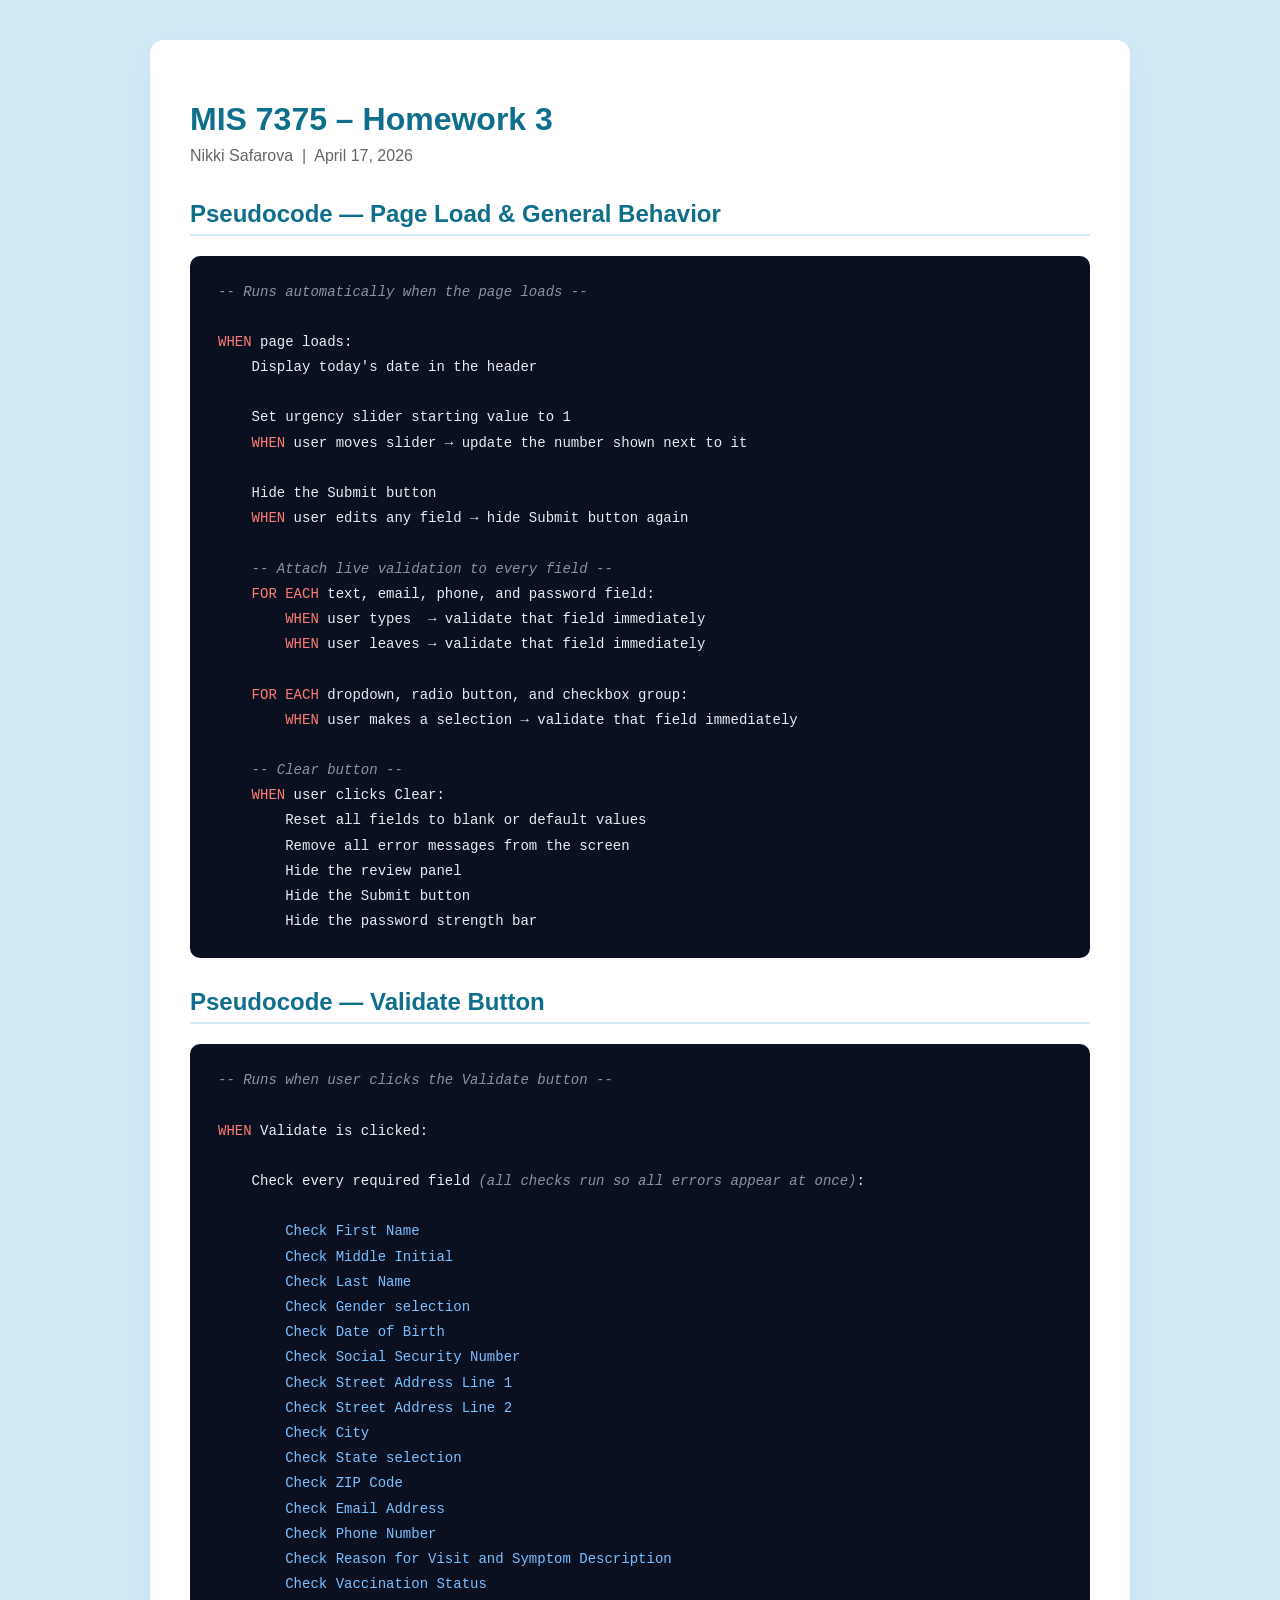
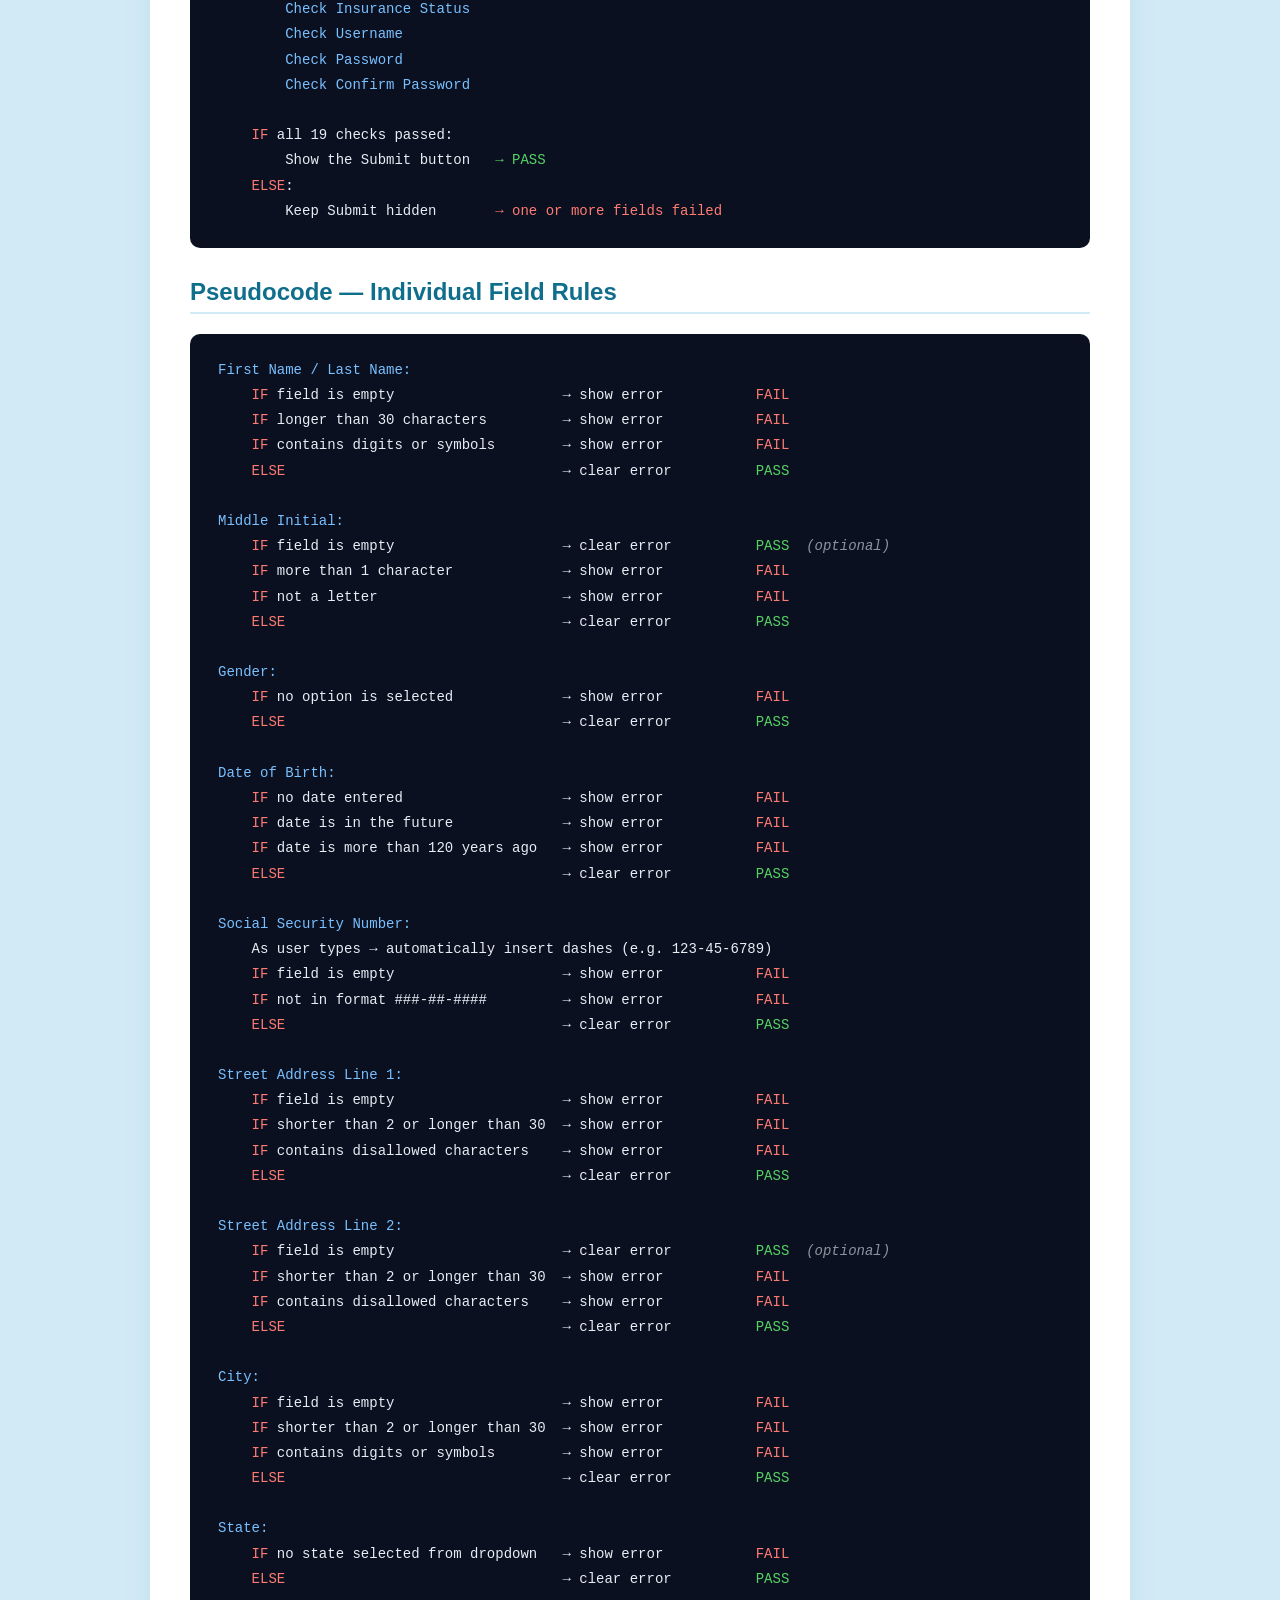
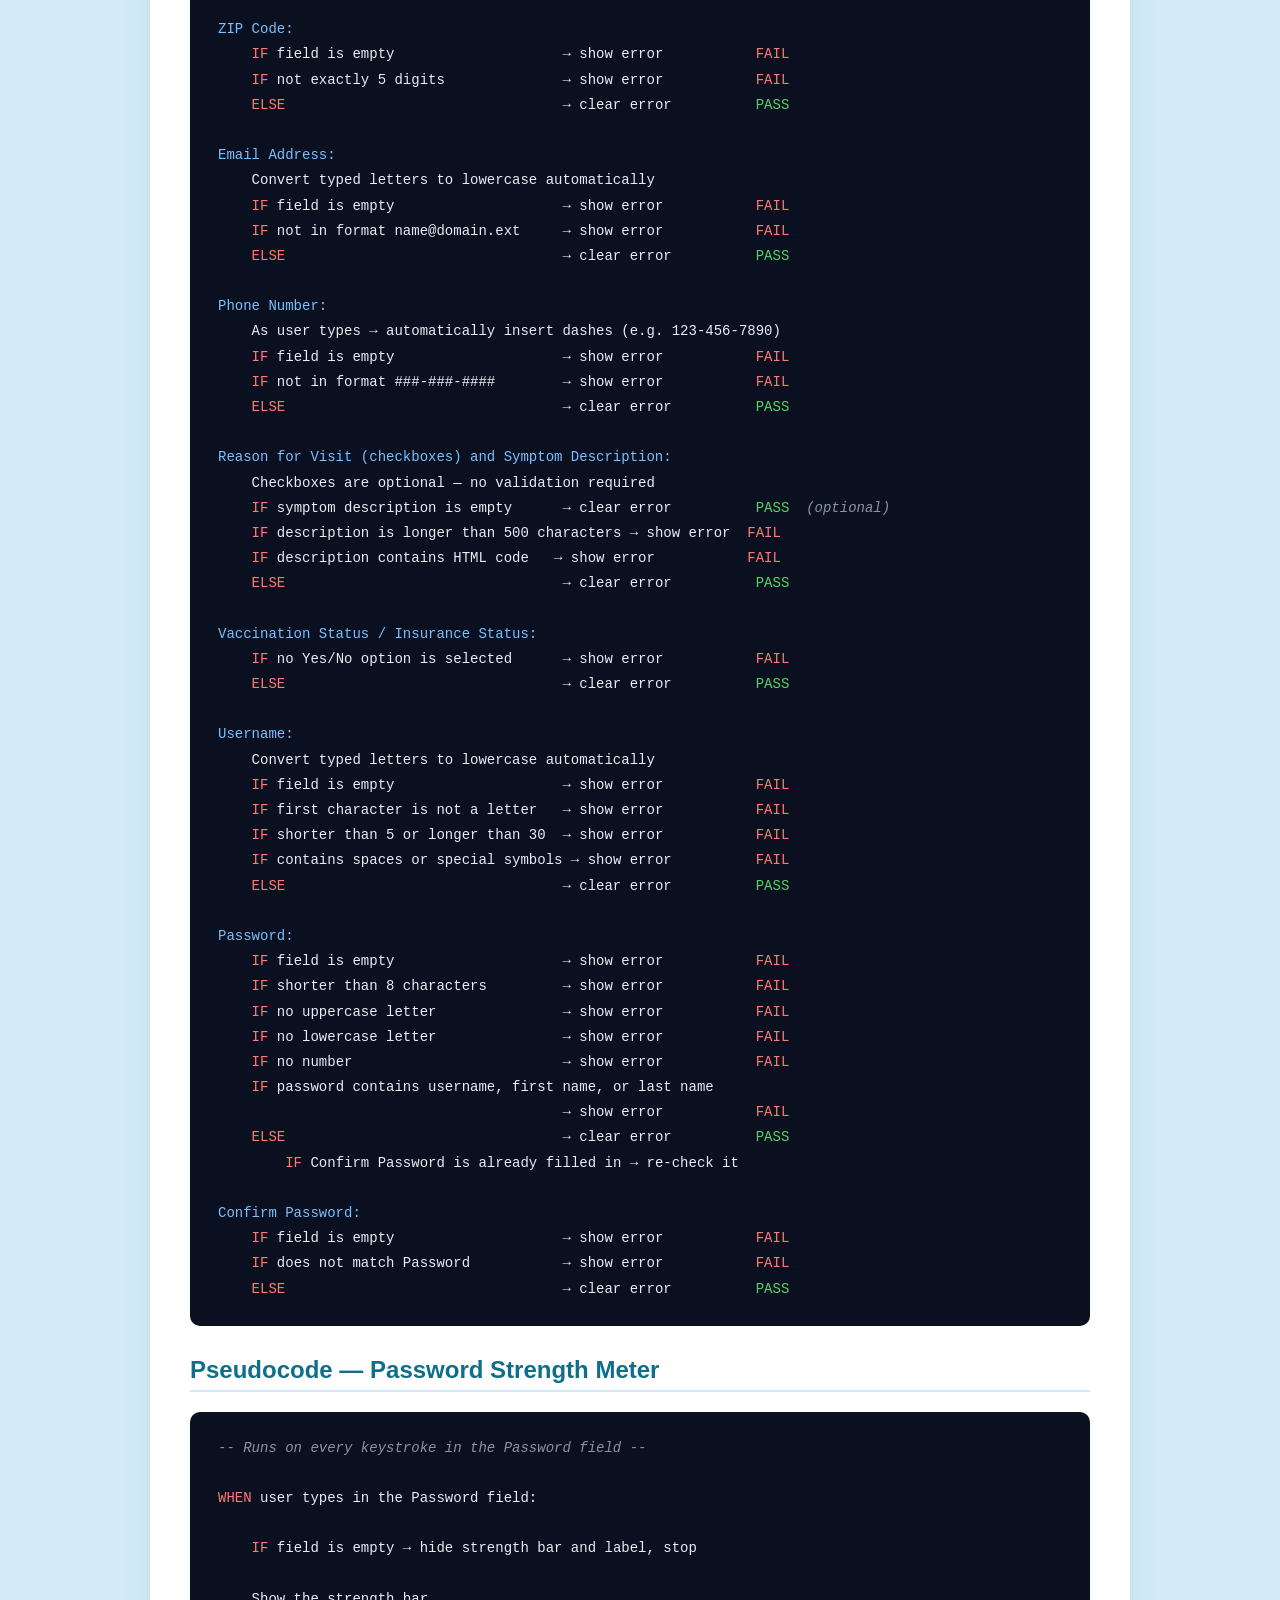
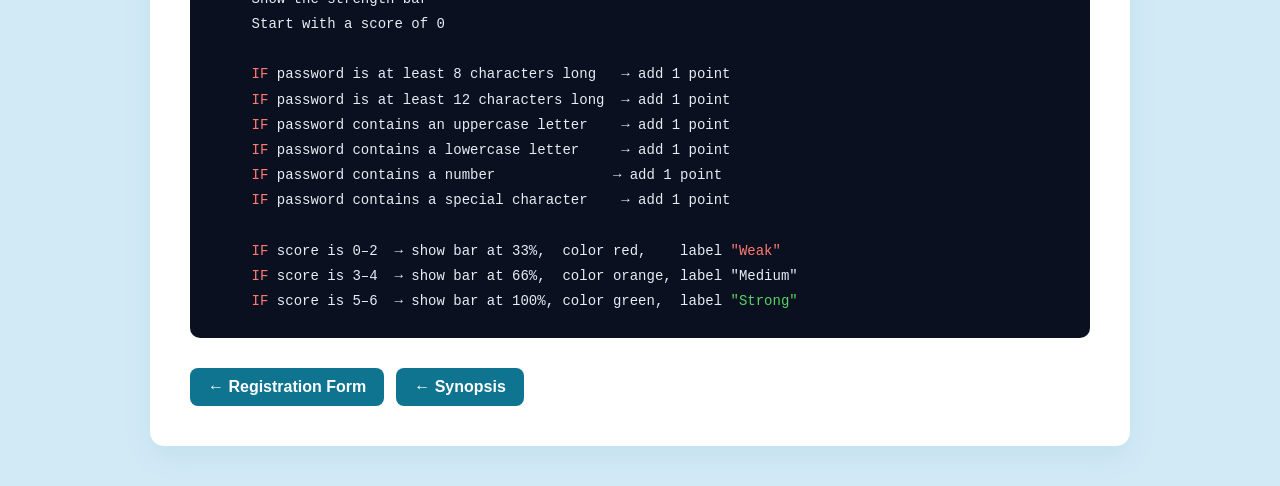
<file: hw3/hw3-pseudocode.html>
<!doctype html>
<!--
    Name: Nikki Safarova
    File: hw3-pseudocode.html
    Date Created: 2026-04-17
    Purpose: MIS 7375 Homework 3 Pseudocode – MediForm Validation Logic
-->

<html lang="en">
<head>
  <meta charset="utf-8" />
  <title>HW3 Pseudocode – MediForm</title>

  <style>
    body {
      background: #d2eaf6;
      font-family: Verdana, Geneva, Tahoma, sans-serif;
      margin: 0;
      padding: 40px 20px;
    }

    .container {
      background: #ffffff;
      border-radius: 14px;
      box-shadow: 0 10px 30px rgba(15, 110, 140, 0.08);
      margin: 0 auto;
      max-width: 900px;
      padding: 40px;
    }

    h1 { color: #0f6e8c; margin-bottom: 4px; }
    h2 { color: #0f6e8c; margin-top: 30px; border-bottom: 2px solid #d2eaf6; padding-bottom: 6px; }
    p  { line-height: 1.7; }

    pre {
      background: #0b1020;
      border-radius: 10px;
      color: #e6edf3;
      font-family: "Courier New", Courier, monospace;
      font-size: 14px;
      line-height: 1.8;
      padding: 24px 28px;
      white-space: pre-wrap;
    }

    .kw   { color: #ff7b72; }                        /* IF, ELSE, RETURN, WHEN, FOR EACH */
    .sec  { color: #79c0ff; }                        /* section / step headings           */
    .cmt  { color: #8b949e; font-style: italic; }   /* comments                          */
    .ok   { color: #56d364; }                        /* PASS / TRUE                       */
    .err  { color: #ff7b72; }                        /* ERROR / FALSE                     */
  </style>
</head>

<body>
  <div class="container">

    <h1>MIS 7375 – Homework 3</h1>
    <p style="color:#666; margin-top:4px;">Nikki Safarova &nbsp;|&nbsp; April 17, 2026</p>

    <!-- ── PAGE LOAD ── -->
    <h2>Pseudocode — Page Load &amp; General Behavior</h2>
    <pre>
<span class="cmt">-- Runs automatically when the page loads --</span>

<span class="kw">WHEN</span> page loads:
    Display today's date in the header

    Set urgency slider starting value to 1
    <span class="kw">WHEN</span> user moves slider → update the number shown next to it

    Hide the Submit button
    <span class="kw">WHEN</span> user edits any field → hide Submit button again

    <span class="cmt">-- Attach live validation to every field --</span>
    <span class="kw">FOR EACH</span> text, email, phone, and password field:
        <span class="kw">WHEN</span> user types  → validate that field immediately
        <span class="kw">WHEN</span> user leaves → validate that field immediately

    <span class="kw">FOR EACH</span> dropdown, radio button, and checkbox group:
        <span class="kw">WHEN</span> user makes a selection → validate that field immediately

    <span class="cmt">-- Clear button --</span>
    <span class="kw">WHEN</span> user clicks Clear:
        Reset all fields to blank or default values
        Remove all error messages from the screen
        Hide the review panel
        Hide the Submit button
        Hide the password strength bar
</pre>

    <!-- ── VALIDATE BUTTON ── -->
    <h2>Pseudocode — Validate Button</h2>
    <pre>
<span class="cmt">-- Runs when user clicks the Validate button --</span>

<span class="kw">WHEN</span> Validate is clicked:

    Check every required field <span class="cmt">(all checks run so all errors appear at once)</span>:

        <span class="sec">Check First Name</span>
        <span class="sec">Check Middle Initial</span>
        <span class="sec">Check Last Name</span>
        <span class="sec">Check Gender selection</span>
        <span class="sec">Check Date of Birth</span>
        <span class="sec">Check Social Security Number</span>
        <span class="sec">Check Street Address Line 1</span>
        <span class="sec">Check Street Address Line 2</span>
        <span class="sec">Check City</span>
        <span class="sec">Check State selection</span>
        <span class="sec">Check ZIP Code</span>
        <span class="sec">Check Email Address</span>
        <span class="sec">Check Phone Number</span>
        <span class="sec">Check Reason for Visit and Symptom Description</span>
        <span class="sec">Check Vaccination Status</span>
        <span class="sec">Check Insurance Status</span>
        <span class="sec">Check Username</span>
        <span class="sec">Check Password</span>
        <span class="sec">Check Confirm Password</span>

    <span class="kw">IF</span> all 19 checks passed:
        Show the Submit button   <span class="ok">→ PASS</span>
    <span class="kw">ELSE</span>:
        Keep Submit hidden       <span class="err">→ one or more fields failed</span>
</pre>

    <!-- ── INDIVIDUAL FIELD RULES ── -->
    <h2>Pseudocode — Individual Field Rules</h2>
    <pre>
<span class="sec">First Name / Last Name:</span>
    <span class="kw">IF</span> field is empty                    → show error           <span class="err">FAIL</span>
    <span class="kw">IF</span> longer than 30 characters         → show error           <span class="err">FAIL</span>
    <span class="kw">IF</span> contains digits or symbols        → show error           <span class="err">FAIL</span>
    <span class="kw">ELSE</span>                                 → clear error          <span class="ok">PASS</span>

<span class="sec">Middle Initial:</span>
    <span class="kw">IF</span> field is empty                    → clear error          <span class="ok">PASS</span>  <span class="cmt">(optional)</span>
    <span class="kw">IF</span> more than 1 character             → show error           <span class="err">FAIL</span>
    <span class="kw">IF</span> not a letter                      → show error           <span class="err">FAIL</span>
    <span class="kw">ELSE</span>                                 → clear error          <span class="ok">PASS</span>

<span class="sec">Gender:</span>
    <span class="kw">IF</span> no option is selected             → show error           <span class="err">FAIL</span>
    <span class="kw">ELSE</span>                                 → clear error          <span class="ok">PASS</span>

<span class="sec">Date of Birth:</span>
    <span class="kw">IF</span> no date entered                   → show error           <span class="err">FAIL</span>
    <span class="kw">IF</span> date is in the future             → show error           <span class="err">FAIL</span>
    <span class="kw">IF</span> date is more than 120 years ago   → show error           <span class="err">FAIL</span>
    <span class="kw">ELSE</span>                                 → clear error          <span class="ok">PASS</span>

<span class="sec">Social Security Number:</span>
    As user types → automatically insert dashes (e.g. 123-45-6789)
    <span class="kw">IF</span> field is empty                    → show error           <span class="err">FAIL</span>
    <span class="kw">IF</span> not in format ###-##-####         → show error           <span class="err">FAIL</span>
    <span class="kw">ELSE</span>                                 → clear error          <span class="ok">PASS</span>

<span class="sec">Street Address Line 1:</span>
    <span class="kw">IF</span> field is empty                    → show error           <span class="err">FAIL</span>
    <span class="kw">IF</span> shorter than 2 or longer than 30  → show error           <span class="err">FAIL</span>
    <span class="kw">IF</span> contains disallowed characters    → show error           <span class="err">FAIL</span>
    <span class="kw">ELSE</span>                                 → clear error          <span class="ok">PASS</span>

<span class="sec">Street Address Line 2:</span>
    <span class="kw">IF</span> field is empty                    → clear error          <span class="ok">PASS</span>  <span class="cmt">(optional)</span>
    <span class="kw">IF</span> shorter than 2 or longer than 30  → show error           <span class="err">FAIL</span>
    <span class="kw">IF</span> contains disallowed characters    → show error           <span class="err">FAIL</span>
    <span class="kw">ELSE</span>                                 → clear error          <span class="ok">PASS</span>

<span class="sec">City:</span>
    <span class="kw">IF</span> field is empty                    → show error           <span class="err">FAIL</span>
    <span class="kw">IF</span> shorter than 2 or longer than 30  → show error           <span class="err">FAIL</span>
    <span class="kw">IF</span> contains digits or symbols        → show error           <span class="err">FAIL</span>
    <span class="kw">ELSE</span>                                 → clear error          <span class="ok">PASS</span>

<span class="sec">State:</span>
    <span class="kw">IF</span> no state selected from dropdown   → show error           <span class="err">FAIL</span>
    <span class="kw">ELSE</span>                                 → clear error          <span class="ok">PASS</span>

<span class="sec">ZIP Code:</span>
    <span class="kw">IF</span> field is empty                    → show error           <span class="err">FAIL</span>
    <span class="kw">IF</span> not exactly 5 digits              → show error           <span class="err">FAIL</span>
    <span class="kw">ELSE</span>                                 → clear error          <span class="ok">PASS</span>

<span class="sec">Email Address:</span>
    Convert typed letters to lowercase automatically
    <span class="kw">IF</span> field is empty                    → show error           <span class="err">FAIL</span>
    <span class="kw">IF</span> not in format name@domain.ext     → show error           <span class="err">FAIL</span>
    <span class="kw">ELSE</span>                                 → clear error          <span class="ok">PASS</span>

<span class="sec">Phone Number:</span>
    As user types → automatically insert dashes (e.g. 123-456-7890)
    <span class="kw">IF</span> field is empty                    → show error           <span class="err">FAIL</span>
    <span class="kw">IF</span> not in format ###-###-####        → show error           <span class="err">FAIL</span>
    <span class="kw">ELSE</span>                                 → clear error          <span class="ok">PASS</span>

<span class="sec">Reason for Visit (checkboxes) and Symptom Description:</span>
    Checkboxes are optional — no validation required
    <span class="kw">IF</span> symptom description is empty      → clear error          <span class="ok">PASS</span>  <span class="cmt">(optional)</span>
    <span class="kw">IF</span> description is longer than 500 characters → show error  <span class="err">FAIL</span>
    <span class="kw">IF</span> description contains HTML code   → show error           <span class="err">FAIL</span>
    <span class="kw">ELSE</span>                                 → clear error          <span class="ok">PASS</span>

<span class="sec">Vaccination Status / Insurance Status:</span>
    <span class="kw">IF</span> no Yes/No option is selected      → show error           <span class="err">FAIL</span>
    <span class="kw">ELSE</span>                                 → clear error          <span class="ok">PASS</span>

<span class="sec">Username:</span>
    Convert typed letters to lowercase automatically
    <span class="kw">IF</span> field is empty                    → show error           <span class="err">FAIL</span>
    <span class="kw">IF</span> first character is not a letter   → show error           <span class="err">FAIL</span>
    <span class="kw">IF</span> shorter than 5 or longer than 30  → show error           <span class="err">FAIL</span>
    <span class="kw">IF</span> contains spaces or special symbols → show error          <span class="err">FAIL</span>
    <span class="kw">ELSE</span>                                 → clear error          <span class="ok">PASS</span>

<span class="sec">Password:</span>
    <span class="kw">IF</span> field is empty                    → show error           <span class="err">FAIL</span>
    <span class="kw">IF</span> shorter than 8 characters         → show error           <span class="err">FAIL</span>
    <span class="kw">IF</span> no uppercase letter               → show error           <span class="err">FAIL</span>
    <span class="kw">IF</span> no lowercase letter               → show error           <span class="err">FAIL</span>
    <span class="kw">IF</span> no number                         → show error           <span class="err">FAIL</span>
    <span class="kw">IF</span> password contains username, first name, or last name
                                         → show error           <span class="err">FAIL</span>
    <span class="kw">ELSE</span>                                 → clear error          <span class="ok">PASS</span>
        <span class="kw">IF</span> Confirm Password is already filled in → re-check it

<span class="sec">Confirm Password:</span>
    <span class="kw">IF</span> field is empty                    → show error           <span class="err">FAIL</span>
    <span class="kw">IF</span> does not match Password           → show error           <span class="err">FAIL</span>
    <span class="kw">ELSE</span>                                 → clear error          <span class="ok">PASS</span>
</pre>

    <!-- ── PASSWORD STRENGTH ── -->
    <h2>Pseudocode — Password Strength Meter</h2>
    <pre>
<span class="cmt">-- Runs on every keystroke in the Password field --</span>

<span class="kw">WHEN</span> user types in the Password field:

    <span class="kw">IF</span> field is empty → hide strength bar and label, stop

    Show the strength bar
    Start with a score of 0

    <span class="kw">IF</span> password is at least 8 characters long   → add 1 point
    <span class="kw">IF</span> password is at least 12 characters long  → add 1 point
    <span class="kw">IF</span> password contains an uppercase letter    → add 1 point
    <span class="kw">IF</span> password contains a lowercase letter     → add 1 point
    <span class="kw">IF</span> password contains a number              → add 1 point
    <span class="kw">IF</span> password contains a special character    → add 1 point

    <span class="kw">IF</span> score is 0–2  → show bar at 33%,  color red,    label <span class="err">"Weak"</span>
    <span class="kw">IF</span> score is 3–4  → show bar at 66%,  color orange, label "Medium"
    <span class="kw">IF</span> score is 5–6  → show bar at 100%, color green,  label <span class="ok">"Strong"</span>
</pre>

    <div style="margin-top:30px; display:flex; gap:12px;">
      <a href="homework3.html" style="background:#0e7490; color:#fff; padding:10px 18px; border-radius:8px; text-decoration:none; font-weight:bold;">← Registration Form</a>
      <a href="hw3-synopsis.html" style="background:#0e7490; color:#fff; padding:10px 18px; border-radius:8px; text-decoration:none; font-weight:bold;">← Synopsis</a>
    </div>

  </div>
</body>
</html>
</file>
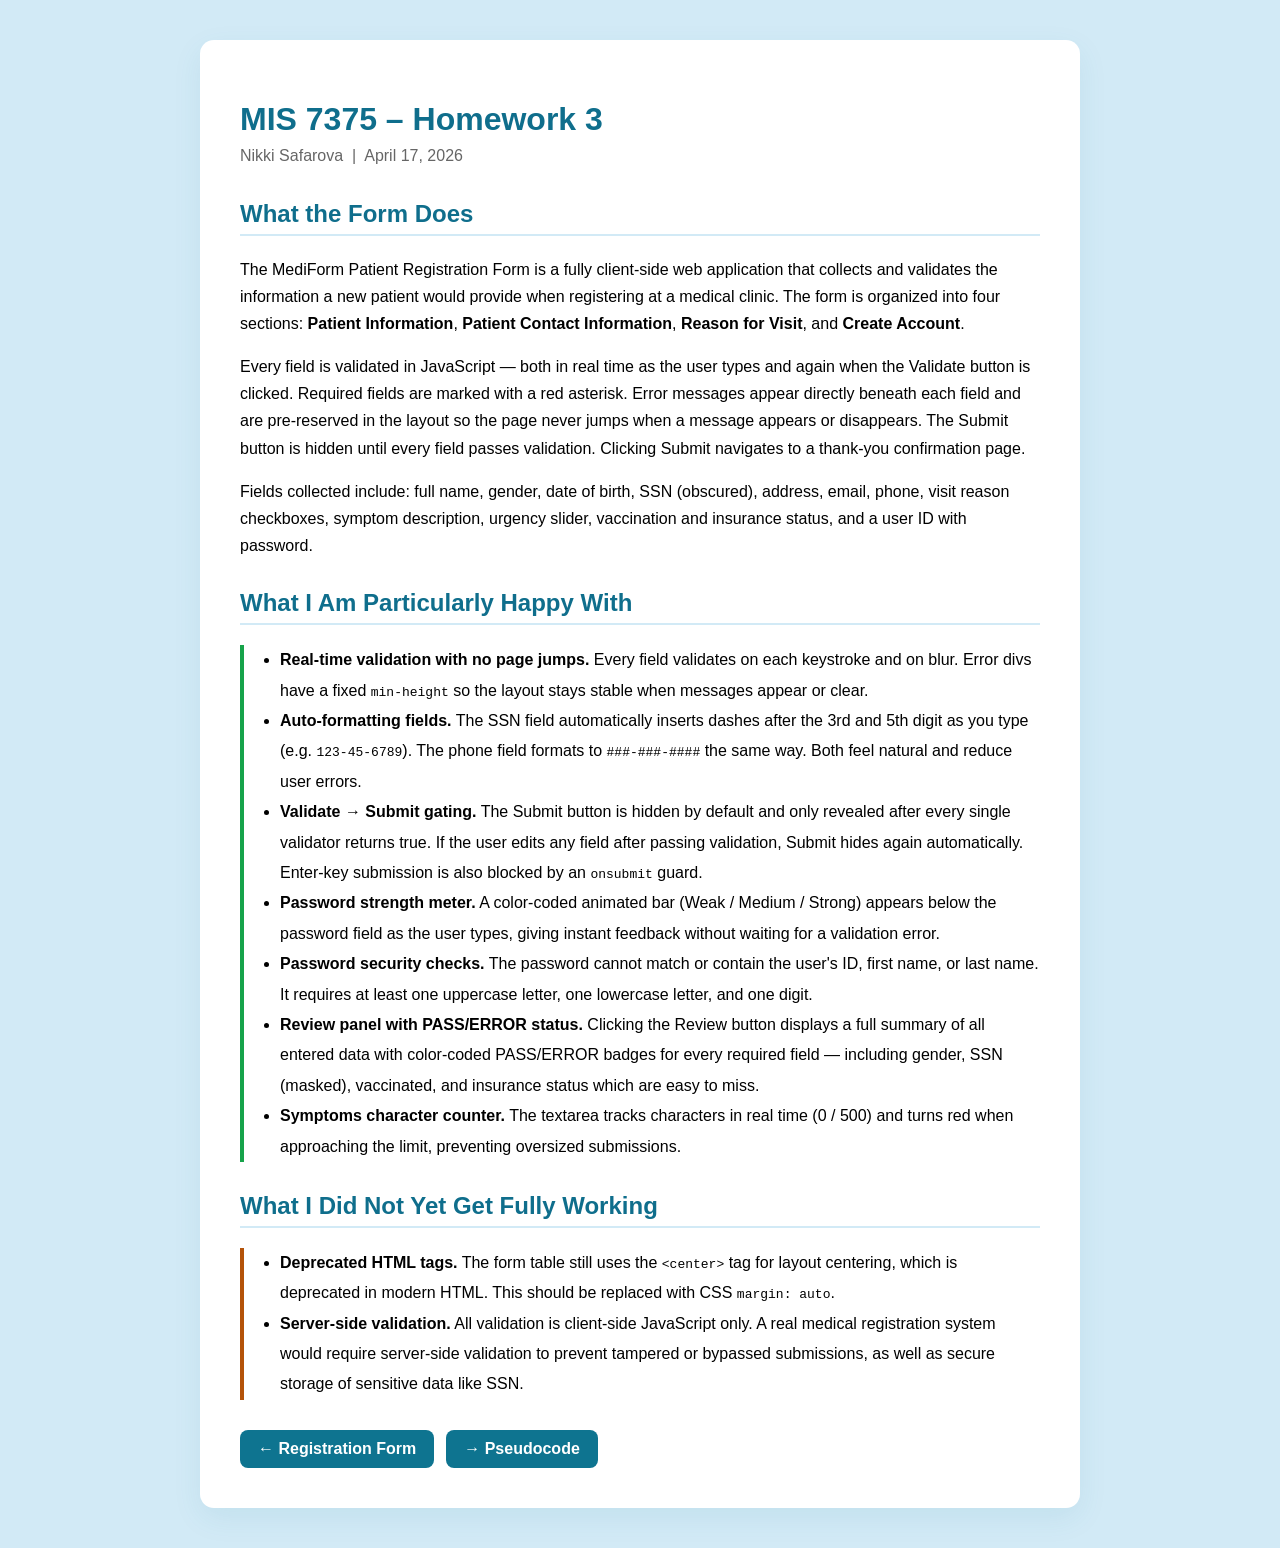
<file: hw3/hw3-synopsis.html>
<!doctype html>
<!--
    Name: Nikki Safarova
    File: hw3-synopsis.html
    Date Created: 2026-04-17
    Purpose: MIS 7375 Homework 3 Synopsis
-->

<html lang="en">
<head>
  <meta charset="utf-8" />
  <title>HW3 Synopsis – MediForm</title>

  <style>
    body {
      background: #d2eaf6;
      font-family: Verdana, Geneva, Tahoma, sans-serif;
      margin: 0;
      padding: 40px 20px;
    }

    .container {
      background: #ffffff;
      border-radius: 14px;
      box-shadow: 0 10px 30px rgba(15, 110, 140, 0.08);
      margin: 0 auto;
      max-width: 800px;
      padding: 40px;
    }

    h1 { color: #0f6e8c; margin-bottom: 4px; }
    h2 { color: #0f6e8c; margin-top: 30px; border-bottom: 2px solid #d2eaf6; padding-bottom: 6px; }

    p  { line-height: 1.7; margin-bottom: 14px; }

    ul {
      line-height: 1.9;
      margin-bottom: 14px;
      padding-left: 22px;
    }

    .tag {
      background: #d2eaf6;
      border-radius: 6px;
      color: #0f6e8c;
      display: inline-block;
      font-size: 12px;
      font-weight: bold;
      margin-right: 4px;
      padding: 2px 8px;
    }

    .happy  { border-left: 4px solid #16a34a; padding-left: 14px; }
    .missing { border-left: 4px solid #b45309; padding-left: 14px; }

    a { color: #0f6e8c; }
  </style>
</head>

<body>
  <div class="container">

    <h1>MIS 7375 – Homework 3</h1>
    <p style="color:#666; margin-top:4px;">Nikki Safarova &nbsp;|&nbsp; April 17, 2026</p>

    <!-- ── SYNOPSIS ── -->
    <h2>What the Form Does</h2>
    <p>
      The MediForm Patient Registration Form is a fully client-side web application that collects
      and validates the information a new patient would provide when registering at a medical clinic.
      The form is organized into four sections: <strong>Patient Information</strong>,
      <strong>Patient Contact Information</strong>, <strong>Reason for Visit</strong>, and
      <strong>Create Account</strong>.
    </p>
    <p>
      Every field is validated in JavaScript — both in real time as the user types and again when
      the Validate button is clicked. Required fields are marked with a red asterisk. Error messages
      appear directly beneath each field and are pre-reserved in the layout so the page never jumps
      when a message appears or disappears. The Submit button is hidden until every field passes
      validation. Clicking Submit navigates to a thank-you confirmation page.
    </p>
    <p>
      Fields collected include: full name, gender, date of birth, SSN (obscured),
      address, email, phone, visit reason checkboxes, symptom description, urgency slider,
      vaccination and insurance status, and a user ID with password.
    </p>

    <!-- ── HAPPY WITH ── -->
    <h2>What I Am Particularly Happy With</h2>

    <div class="happy">
      <ul>
        <li>
          <strong>Real-time validation with no page jumps.</strong>
          Every field validates on each keystroke and on blur. Error divs have a fixed
          <code>min-height</code> so the layout stays stable when messages appear or clear.
        </li>
        <li>
          <strong>Auto-formatting fields.</strong>
          The SSN field automatically inserts dashes after the 3rd and 5th digit as you type
          (e.g. <code>123-45-6789</code>). The phone field formats to <code>###-###-####</code>
          the same way. Both feel natural and reduce user errors.
        </li>
        <li>
          <strong>Validate → Submit gating.</strong>
          The Submit button is hidden by default and only revealed after every single validator
          returns true. If the user edits any field after passing validation, Submit hides again
          automatically. Enter-key submission is also blocked by an <code>onsubmit</code> guard.
        </li>
        <li>
          <strong>Password strength meter.</strong>
          A color-coded animated bar (Weak / Medium / Strong) appears below the password field
          as the user types, giving instant feedback without waiting for a validation error.
        </li>
        <li>
          <strong>Password security checks.</strong>
          The password cannot match or contain the user's ID, first name, or last name. It requires
          at least one uppercase letter, one lowercase letter, and one digit.
        </li>
        <li>
          <strong>Review panel with PASS/ERROR status.</strong>
          Clicking the Review button displays a full summary of all entered data with color-coded
          PASS/ERROR badges for every required field — including gender, SSN (masked), vaccinated,
          and insurance status which are easy to miss.
        </li>
        <li>
          <strong>Symptoms character counter.</strong>
          The textarea tracks characters in real time (0 / 500) and turns red when approaching
          the limit, preventing oversized submissions.
        </li>
      </ul>
    </div>

    <!-- ── DIDN'T GET WORKING ── -->
    <h2>What I Did Not Yet Get Fully Working</h2>

    <div class="missing">
      <ul>
        <li>
          <strong>Deprecated HTML tags.</strong>
          The form table still uses the <code>&lt;center&gt;</code> tag for layout centering,
          which is deprecated in modern HTML. This should be replaced with CSS
          <code>margin: auto</code>.
        </li>
        <li>
          <strong>Server-side validation.</strong>
          All validation is client-side JavaScript only. A real medical registration system would
          require server-side validation to prevent tampered or bypassed submissions, as well as
          secure storage of sensitive data like SSN.
        </li>
      </ul>
    </div>

    <div style="margin-top:30px; display:flex; gap:12px;">
      <a href="homework3.html" style="background:#0e7490; color:#fff; padding:10px 18px; border-radius:8px; text-decoration:none; font-weight:bold;">← Registration Form</a>
      <a href="hw3-pseudocode.html" style="background:#0e7490; color:#fff; padding:10px 18px; border-radius:8px; text-decoration:none; font-weight:bold;">→ Pseudocode</a>
    </div>

  </div>
</body>
</html>
</file>
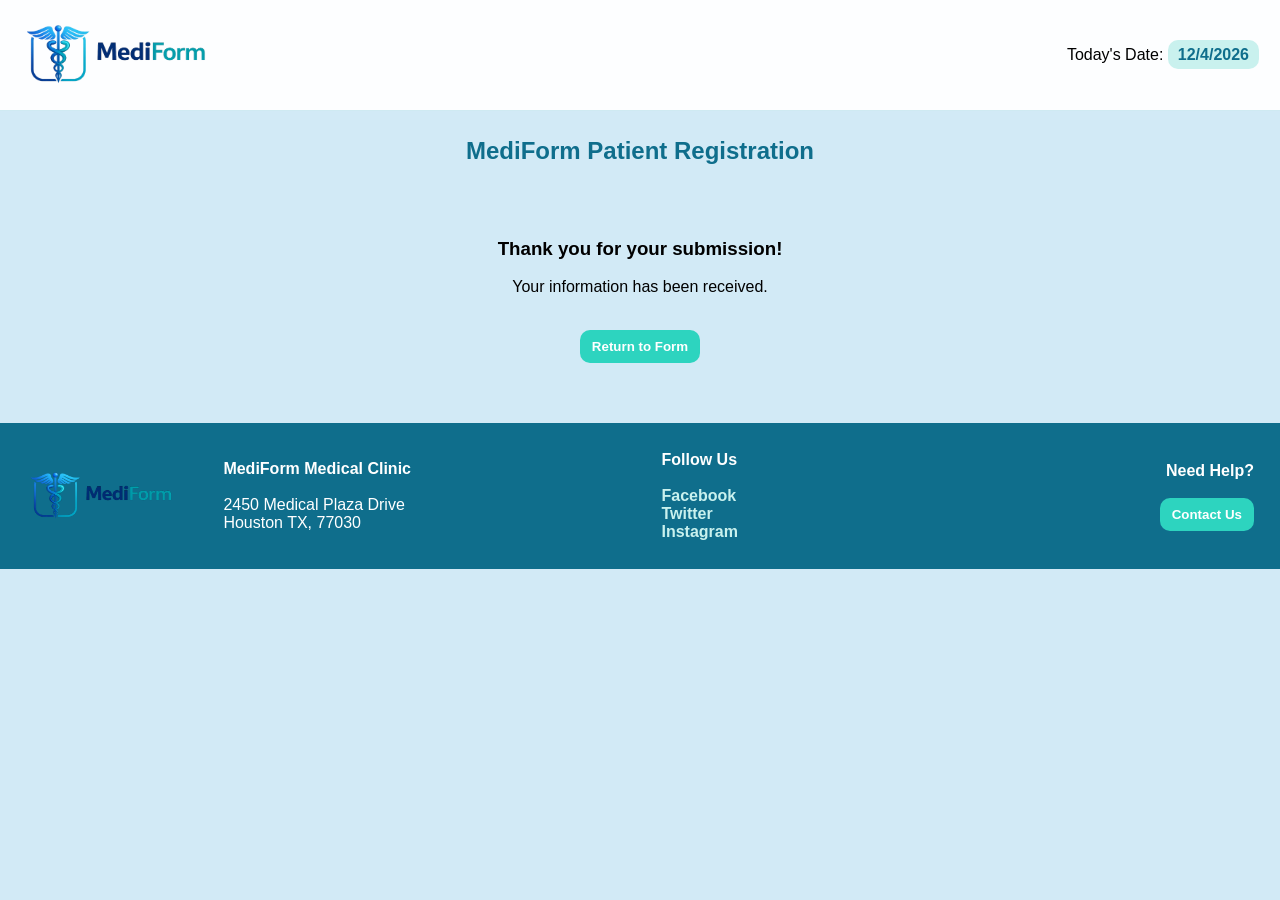
<file: hw3/thankyou.html>
<!doctype html>
<!--
    Name: Nikki Safarova
    File: thankyou.html
    Date Created: 2026-02-23
    Date Updated: 2026-04-17
    Purpose: Thank you page for MIS 7375 Homework 3 - MediForm Patient Registration Form.
-->

<html lang="en">
  <head>
    <meta charset="utf-8" />
    <title>MediForm Submission</title>

    <!-- External CSS -->
    <link rel="stylesheet" href="style.css" />
  </head>

  <body>
    <!-- HEADER SECTION -->
    <div id="header">
      <table width="100%">
        <tr>
          <td>
            <img src="logo.png" alt="MediForm Logo" width="150" />
          </td>
          <td align="right">
            Today's Date: <span id="today">MM/DD/YYYY</span>
          </td>
        </tr>
      </table>
    </div>

    <!-- BODY SECTION -->
    <div id="body" align="center">
      <h2>MediForm Patient Registration</h2>

      <br /><br />

      <h3>Thank you for your submission!</h3>

      <p>Your information has been received.</p>

      <br />

      <a href="homework3.html">
        <button id="button" type="button">Return to Form</button>
      </a>
    </div>

    <!-- FOOTER SECTION -->
    <div id="footer">
      <table width="100%" cellpadding="10">
        <tr>
          <!-- Logo and Company Adress -->
          <td width="12%">
            <img src="logo.png" alt="MediForm Logo" width="150" />
          </td>

          <td width="30%">
            <b>MediForm Medical Clinic</b><br /><br />
            2450 Medical Plaza Drive<br />
            Houston TX, 77030
          </td>

          <!-- Social Links -->
          <td width="30%">
            <b>Follow Us</b><br /><br />
            <a href="#">Facebook</a><br />
            <a href="#">Twitter</a><br />
            <a href="#">Instagram</a>
          </td>

          <!-- Contact Button -->
          <td width="12%" align="right">
            <b>Need Help?</b><br /><br />
            <button type="button">Contact Us</button>
          </td>
        </tr>
      </table>
    </div>

    <script>
      document.getElementById("today").innerHTML =
        new Date().toLocaleDateString("en-US");
    </script>
  </body>
</html>
</file>
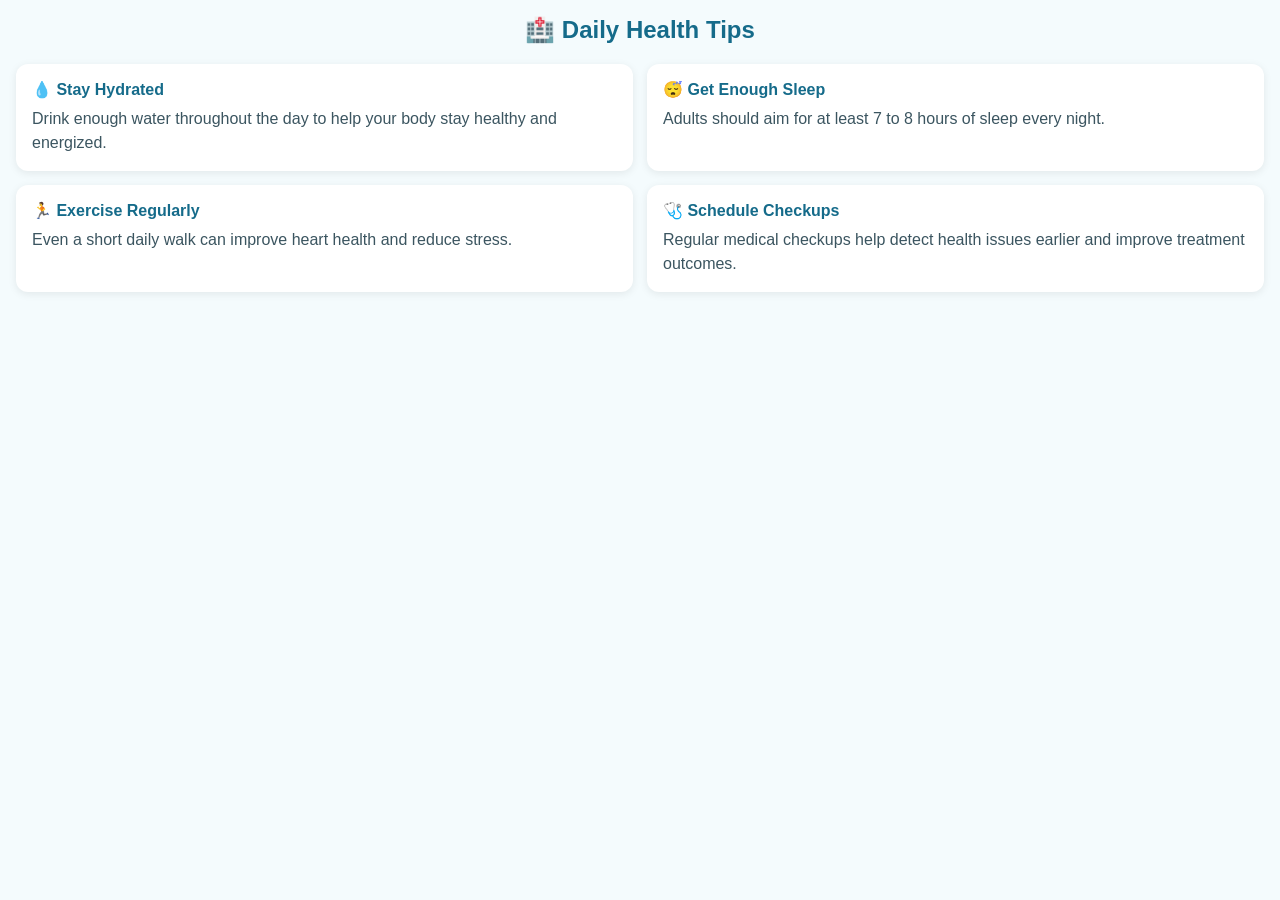
<file: hw4/health-tips.html>
<!doctype html>
<!--
  Name: Nikki Safarova
  File: health-tips.html
  Date Created: 2026-05-07
  Date Updated: 2026-05-08
  Purpose: HW4 iFrame Content Page
-->

<html lang="en">
  <head>
    <meta charset="UTF-8" />
    <title>Health Tips</title>

    <style>
      body {
        background: #f4fbfd;
        color: #156b8a;
        font-family: Verdana, Geneva, Tahoma, sans-serif;
        margin: 0;
        padding: 16px;
      }

      h2 {
        margin-bottom: 20px;
        margin-top: 0;
        text-align: center;
      }

      .tipsGrid {
        display: grid;
        gap: 14px;
        grid-template-columns: 1fr 1fr;
      }

      .tipCard {
        background: white;
        border-radius: 12px;
        box-shadow: 0 2px 8px rgba(0, 0, 0, 0.08);
        padding: 16px;
      }

      .tipTitle {
        font-size: 16px;
        font-weight: bold;
        margin-bottom: 8px;
      }

      .tipText {
        color: #3b5560;
        line-height: 1.5;
      }
    </style>
  </head>

  <body>
    <!-- Page title shown inside the iframe -->
    <h2>🏥 Daily Health Tips</h2>

    <!-- Two-by-two grid of health tip cards -->
    <div class="tipsGrid">
      <div class="tipCard">
        <div class="tipTitle">💧 Stay Hydrated</div>
        <div class="tipText">
          Drink enough water throughout the day to help your body stay healthy and energized.
        </div>
      </div>

      <div class="tipCard">
        <div class="tipTitle">😴 Get Enough Sleep</div>
        <div class="tipText">
          Adults should aim for at least 7 to 8 hours of sleep every night.
        </div>
      </div>

      <div class="tipCard">
        <div class="tipTitle">🏃 Exercise Regularly</div>
        <div class="tipText">
          Even a short daily walk can improve heart health and reduce stress.
        </div>
      </div>

      <div class="tipCard">
        <div class="tipTitle">🩺 Schedule Checkups</div>
        <div class="tipText">
          Regular medical checkups help detect health issues earlier and improve treatment outcomes.
        </div>
      </div>
    </div>
  </body>
</html>
</file>
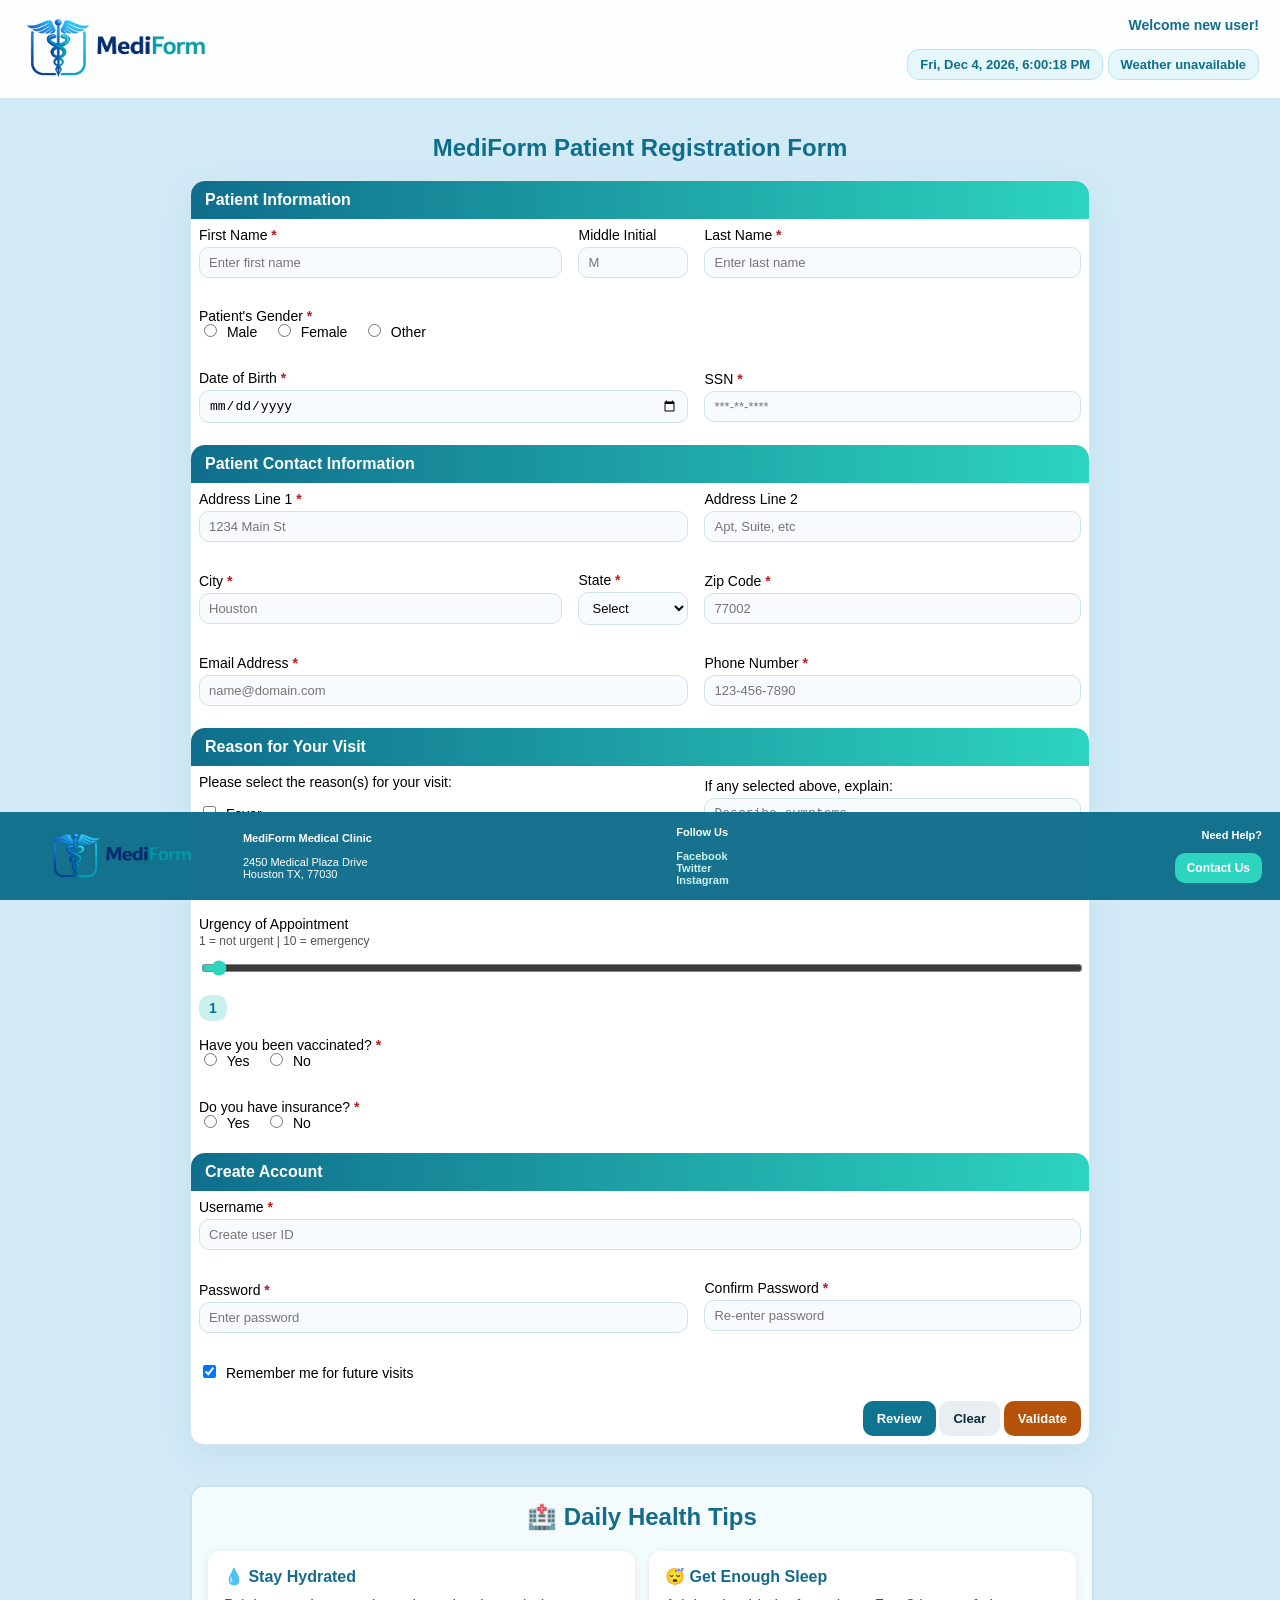
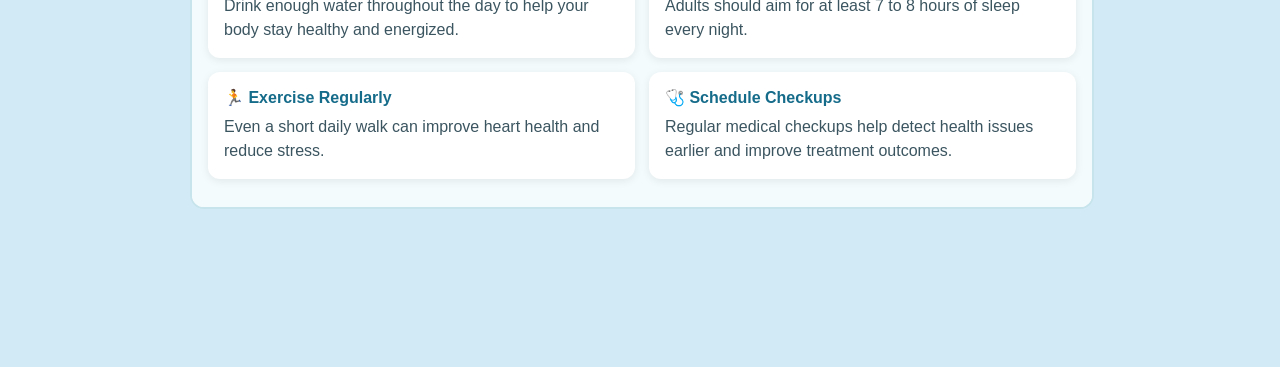
<file: hw4/homework4.html>
<!doctype html>
<!--
    Name: Nikki Safarova
    File: homework4.html
    Date Created: 2026-02-21
    Date Updated: 2026-05-08
    Purpose: MIS 7375 Homework 4 - MediForm Patient Registration Form HTML
-->

<html lang="en">
  <head>
    <meta charset="utf-8" />
    <title>MediForm Patient Registration</title>

    <!-- External CSS Stylesheet -->
    <link rel="stylesheet" href="style.css" />
  </head>

  <body>
    <!-- FIXED HEADER -->
    <div id="header">
      <table width="100%">
        <tr>
          <td>
            <img src="logo.png" alt="MediForm Logo" width="150" />
          </td>

          <td align="right">
            <div id="welcomeMessage">Welcome new user!</div>

            <span id="today">Loading date...</span>

            <div id="weatherBox">Loading weather...</div>
          </td>
        </tr>
      </table>
    </div>

    <!-- BODY SECTION -->
    <div id="body">
      <h2>MediForm Patient Registration Form</h2>

      <form
        id="patientForm"
        action="thankyou.html"
        onsubmit="return validateForm();"
      >
        <div class="formContainer">
          <table class="formTable" cellpadding="8">
            <!-- PERSONAL INFORMATION -->
            <tr>
              <th colspan="3">Patient Information</th>
            </tr>

            <!-- NAME -->
            <tr>
              <td>
                <label for="firstname">
                  First Name <span class="req">*</span>
                </label>

                <br />

                <input
                  type="text"
                  id="firstname"
                  name="firstname"
                  maxlength="30"
                  pattern="[A-Za-z'-]{1,30}"
                  required
                  placeholder="Enter first name"
                  title="Only letters, apostrophes, and dashes allowed."
                />

                <div id="firstnameError" class="errorMessage"></div>
              </td>

              <td width="110">
                <label for="middleinit"> Middle Initial </label>

                <br />

                <input
                  type="text"
                  id="middleinit"
                  name="middleinit"
                  maxlength="1"
                  pattern="[A-Za-z]{1}"
                  placeholder="M"
                  title="Enter 1 letter only."
                />

                <div id="middleinitError" class="errorMessage"></div>
              </td>

              <td>
                <label for="lastname">
                  Last Name <span class="req">*</span>
                </label>

                <br />

                <input
                  type="text"
                  id="lastname"
                  name="lastname"
                  maxlength="30"
                  pattern="[A-Za-z'-]{1,30}"
                  required
                  placeholder="Enter last name"
                  title="Only letters, apostrophes, and dashes allowed."
                />

                <div id="lastnameError" class="errorMessage"></div>
              </td>
            </tr>

            <!-- GENDER -->
            <tr>
              <td colspan="3">
                Patient's Gender
                <span class="req">*</span>

                <br />

                <input
                  type="radio"
                  id="genderMale"
                  name="gender"
                  value="Male"
                  required
                />

                <label for="genderMale">Male</label>

                &nbsp;&nbsp;

                <input
                  type="radio"
                  id="genderFemale"
                  name="gender"
                  value="Female"
                />

                <label for="genderFemale">Female</label>

                &nbsp;&nbsp;

                <input
                  type="radio"
                  id="genderOther"
                  name="gender"
                  value="Other"
                />

                <label for="genderOther">Other</label>

                <div id="genderError" class="errorMessage"></div>
              </td>
            </tr>

            <!-- DOB + SSN -->
            <tr>
              <td colspan="2">
                <label for="dob">
                  Date of Birth <span class="req">*</span>
                </label>

                <br />

                <input type="date" id="dob" name="dob" required />

                <div id="dobError" class="errorMessage"></div>
              </td>

              <td>
                <label for="ssn"> SSN <span class="req">*</span> </label>

                <br />

                <input
                  type="password"
                  id="ssn"
                  name="ssn"
                  placeholder="***-**-****"
                  maxlength="11"
                  required
                />

                <div id="ssnError" class="errorMessage"></div>
              </td>
            </tr>

            <!-- CONTACT INFORMATION -->
            <tr>
              <th colspan="3">Patient Contact Information</th>
            </tr>

            <!-- ADDRESS -->
            <tr>
              <td colspan="2">
                <label for="addr1">
                  Address Line 1 <span class="req">*</span>
                </label>

                <br />

                <input
                  type="text"
                  id="addr1"
                  name="addr1"
                  minlength="2"
                  maxlength="30"
                  placeholder="1234 Main St"
                  required
                />

                <div id="addr1Error" class="errorMessage"></div>
              </td>

              <td>
                <label for="addr2"> Address Line 2 </label>

                <br />

                <input
                  type="text"
                  id="addr2"
                  name="addr2"
                  minlength="2"
                  maxlength="30"
                  placeholder="Apt, Suite, etc"
                />

                <div id="addr2Error" class="errorMessage"></div>
              </td>
            </tr>

            <!-- CITY STATE ZIP -->
            <tr>
              <td>
                <label for="city"> City <span class="req">*</span> </label>

                <br />

                <input
                  type="text"
                  id="city"
                  name="city"
                  minlength="2"
                  maxlength="30"
                  required
                  placeholder="Houston"
                />

                <div id="cityError" class="errorMessage"></div>
              </td>

              <td>
                <label for="state"> State <span class="req">*</span> </label>

                <br />

                <select id="state" name="state" required>
                  <option value="">Loading states...</option>
                </select>

                <div id="stateError" class="errorMessage"></div>
              </td>

              <td>
                <label for="zip"> Zip Code <span class="req">*</span> </label>

                <br />

                <input
                  type="text"
                  id="zip"
                  name="zip"
                  maxlength="5"
                  placeholder="77002"
                  required
                />

                <div id="zipError" class="errorMessage"></div>
              </td>
            </tr>

            <!-- EMAIL + PHONE -->
            <tr>
              <td colspan="2">
                <label for="email">
                  Email Address <span class="req">*</span>
                </label>

                <br />

                <input
                  type="email"
                  id="email"
                  name="email"
                  placeholder="name@domain.com"
                  required
                />

                <div id="emailError" class="errorMessage"></div>
              </td>

              <td>
                <label for="phone">
                  Phone Number <span class="req">*</span>
                </label>

                <br />

                <input
                  type="tel"
                  id="phone"
                  name="phone"
                  maxlength="12"
                  placeholder="123-456-7890"
                  required
                />

                <div id="phoneError" class="errorMessage"></div>
              </td>
            </tr>

            <!-- VISIT REASON -->
            <tr>
              <th colspan="3">Reason for Your Visit</th>
            </tr>

            <!-- CHECKBOXES -->
            <tr>
              <td colspan="2">
                Please select the reason(s) for your visit:

                <br /><br />

                <input
                  type="checkbox"
                  id="historyFever"
                  name="history"
                  value="Fever"
                />

                <label for="historyFever">Fever</label>

                <br />

                <input
                  type="checkbox"
                  id="historyHeartDisease"
                  name="history"
                  value="Heart Disease"
                />

                <label for="historyHeartDisease"> Heart Disease </label>

                <br />

                <input
                  type="checkbox"
                  id="historyVaccinations"
                  name="history"
                  value="Vaccinations"
                />

                <label for="historyVaccinations"> Vaccinations </label>

                <br />

                <input
                  type="checkbox"
                  id="historyCheckup"
                  name="history"
                  value="Checkup"
                />

                <label for="historyCheckup"> Checkup </label>

                <br />

                <input
                  type="checkbox"
                  id="historyAllergy"
                  name="history"
                  value="Allergy"
                />

                <label for="historyAllergy"> Allergy </label>

                <div id="historyError" class="errorMessage"></div>
              </td>

              <td>
                <label for="symptoms"> If any selected above, explain: </label>

                <br />

                <textarea
                  id="symptoms"
                  name="symptoms"
                  rows="5"
                  maxlength="500"
                  placeholder="Describe symptoms..."
                  oninput="updateCharCount()"
                ></textarea>

                <br />

                <span id="charCount"> 0 / 500 </span>
              </td>
            </tr>

            <!-- SLIDER -->
            <tr>
              <td colspan="3">
                Urgency of Appointment

                <br />

                <span class="sliderNote">
                  1 = not urgent | 10 = emergency
                </span>

                <br />

                <input
                  type="range"
                  id="health_score"
                  name="health_score"
                  min="1"
                  max="10"
                  value="1"
                />

                <span id="scoreValue">1</span>
              </td>
            </tr>

            <!-- VACCINATED -->
            <tr>
              <td colspan="3">
                Have you been vaccinated?
                <span class="req">*</span>

                <br />

                <input
                  type="radio"
                  id="vaccinatedYes"
                  name="vaccinated"
                  value="Yes"
                  required
                />

                <label for="vaccinatedYes">Yes</label>

                &nbsp;&nbsp;

                <input
                  type="radio"
                  id="vaccinatedNo"
                  name="vaccinated"
                  value="No"
                />

                <label for="vaccinatedNo">No</label>

                <div id="vaccinatedError" class="errorMessage"></div>
              </td>
            </tr>

            <!-- INSURANCE -->
            <tr>
              <td colspan="3">
                Do you have insurance?
                <span class="req">*</span>

                <br />

                <input
                  type="radio"
                  id="insuranceYes"
                  name="insurance"
                  value="Yes"
                  required
                />

                <label for="insuranceYes">Yes</label>

                &nbsp;&nbsp;

                <input
                  type="radio"
                  id="insuranceNo"
                  name="insurance"
                  value="No"
                />

                <label for="insuranceNo">No</label>

                <div id="insuranceError" class="errorMessage"></div>
              </td>
            </tr>

            <!-- ACCOUNT CREATION -->
            <tr>
              <th colspan="3">Create Account</th>
            </tr>

            <!-- USERNAME -->
            <tr>
              <td colspan="3">
                <label for="userid">
                  Username <span class="req">*</span>
                </label>

                <br />

                <input
                  type="text"
                  id="userid"
                  name="userid"
                  maxlength="30"
                  placeholder="Create user ID"
                  required
                />

                <div id="useridError" class="errorMessage"></div>
              </td>
            </tr>

            <!-- PASSWORDS -->
            <tr>
              <td colspan="2">
                <label for="password">
                  Password <span class="req">*</span>
                </label>

                <br />

                <input
                  type="password"
                  id="password"
                  name="password"
                  minlength="8"
                  maxlength="30"
                  placeholder="Enter password"
                  required
                />

                <div id="strengthBar">
                  <div id="strengthFill"></div>
                </div>

                <span id="strengthLabel"></span>

                <div id="passwordError" class="errorMessage"></div>
              </td>

              <td>
                <label for="password2">
                  Confirm Password
                  <span class="req">*</span>
                </label>

                <br />

                <input
                  type="password"
                  id="password2"
                  name="password2"
                  minlength="8"
                  maxlength="30"
                  placeholder="Re-enter password"
                  required
                />

                <div id="passwordMessage"></div>

                <div id="password2Error" class="errorMessage"></div>
              </td>
            </tr>

            <!-- COOKIE + LOCAL STORAGE -->
            <tr>
              <td colspan="3">
                <input type="checkbox" id="rememberMe" checked />

                <label for="rememberMe"> Remember me for future visits </label>
              </td>
            </tr>

            <!-- BUTTONS -->
            <tr>
              <td colspan="3" align="right">
                <input type="button" value="Review" onclick="showReview()" />

                <input type="reset" value="Clear" onclick="clearReview()" />

                <input type="submit" value="Submit" />
              </td>
            </tr>
          </table>
        </div>
      </form>

      <!-- REVIEW SECTION -->
      <div id="reviewSection" style="display: none">
        <h3>PLEASE REVIEW THIS INFORMATION</h3>

        <div id="reviewContent"></div>
      </div>

      <!-- HEALTH TIPS IFRAME -->
      <div class="iframeSection">
        <iframe src="health-tips.html" class="healthFrame" title="Health Tips">
        </iframe>
      </div>
    </div>

    <!-- FIXED FOOTER -->
    <div id="footer">
      <table width="100%" cellpadding="10">
        <tr>
          <td width="12%">
            <img src="logo.png" alt="MediForm Logo" width="150" />
          </td>

          <td width="30%">
            <b>MediForm Medical Clinic</b>

            <br /><br />

            2450 Medical Plaza Drive

            <br />

            Houston TX, 77030
          </td>

          <td width="30%">
            <b>Follow Us</b>

            <br /><br />

            <a href="#">Facebook</a>

            <br />

            <a href="#">Twitter</a>

            <br />

            <a href="#">Instagram</a>
          </td>

          <td width="12%" align="right">
            <b>Need Help?</b>

            <br /><br />

            <button type="button">Contact Us</button>
          </td>
        </tr>
      </table>
    </div>

    <!-- SESSION TIMEOUT WARNING MODAL -->
    <div id="timeoutModal" class="timeoutModal">
      <div class="timeoutBox">
        <h3>Session Timeout Warning</h3>

        <p>You have been inactive. Your form will reset soon.</p>

        <p>
          Time left:
          <span id="timeoutCount">30</span>
          seconds
        </p>

        <button type="button" onclick="continueSession()">
          Continue Session
        </button>
      </div>
    </div>

    <!-- External JavaScript -->
    <script src="script.js"></script>
  </body>
</html>
</file>
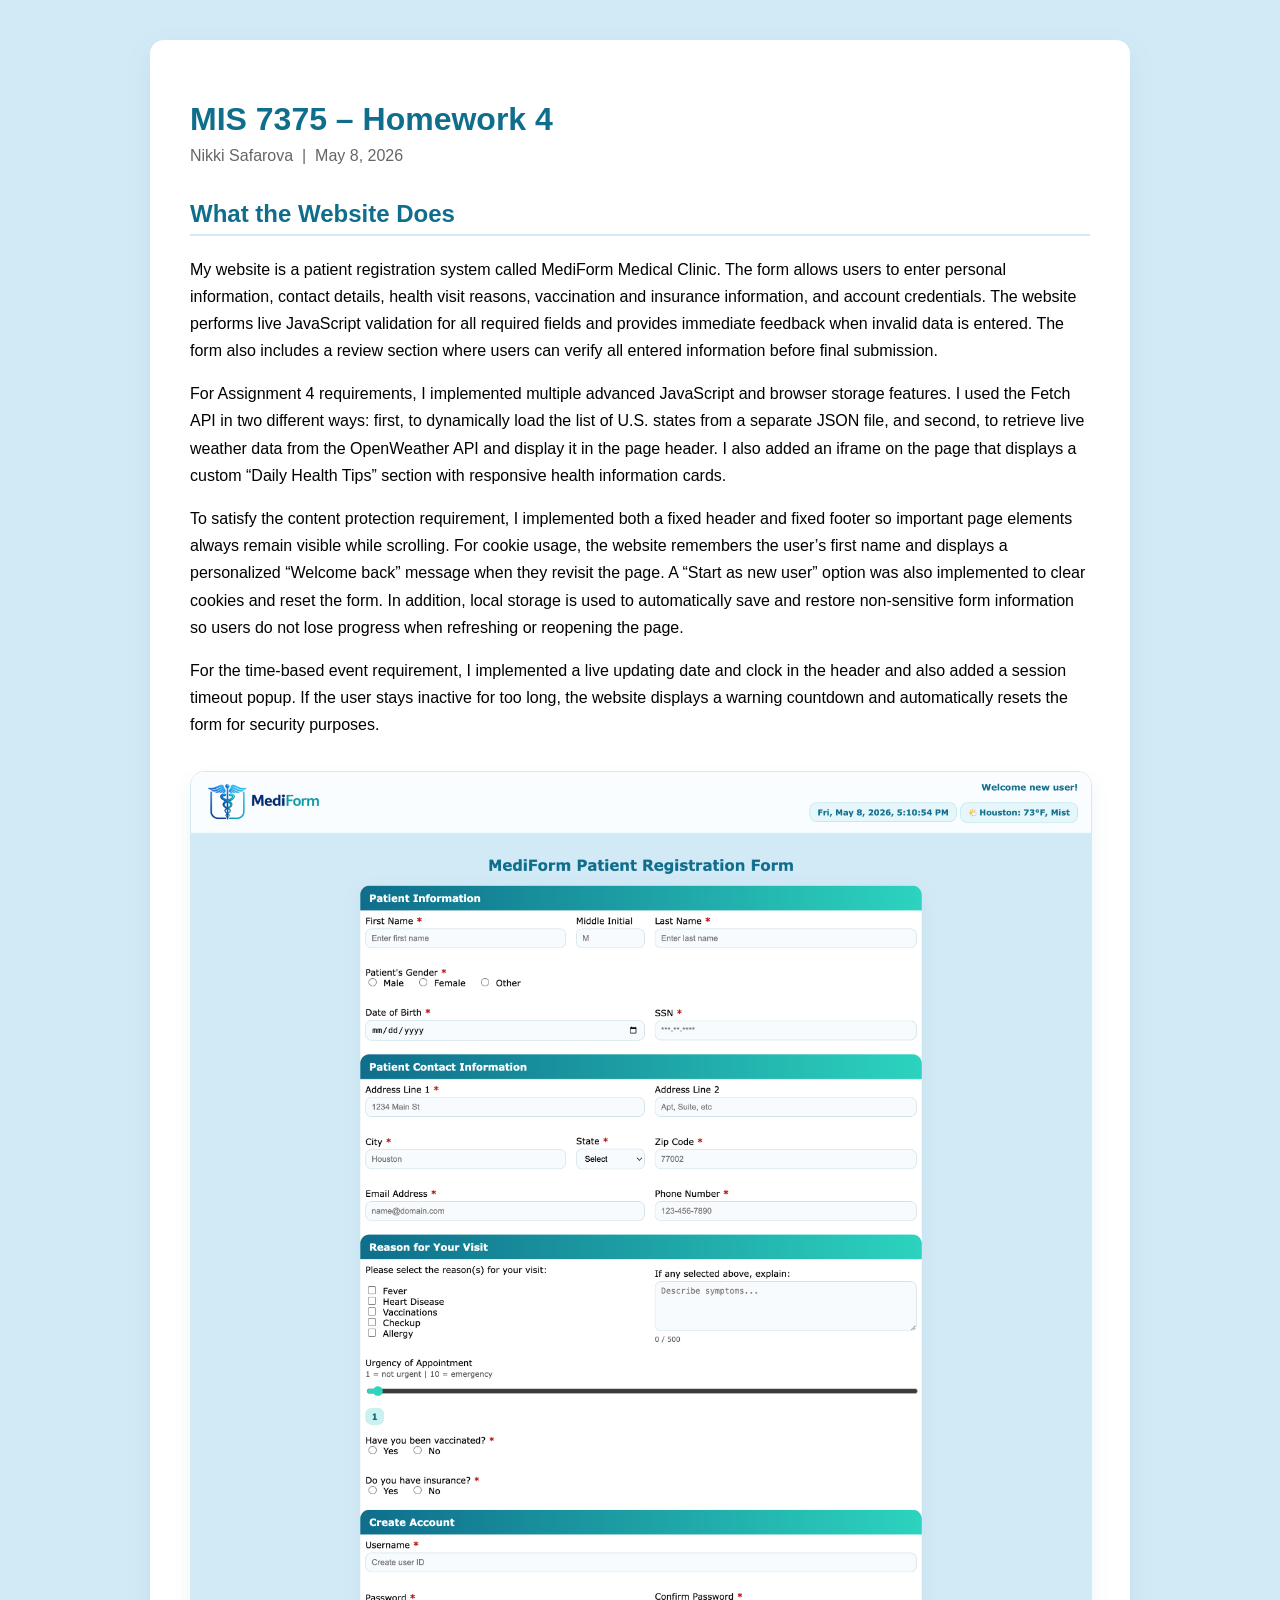
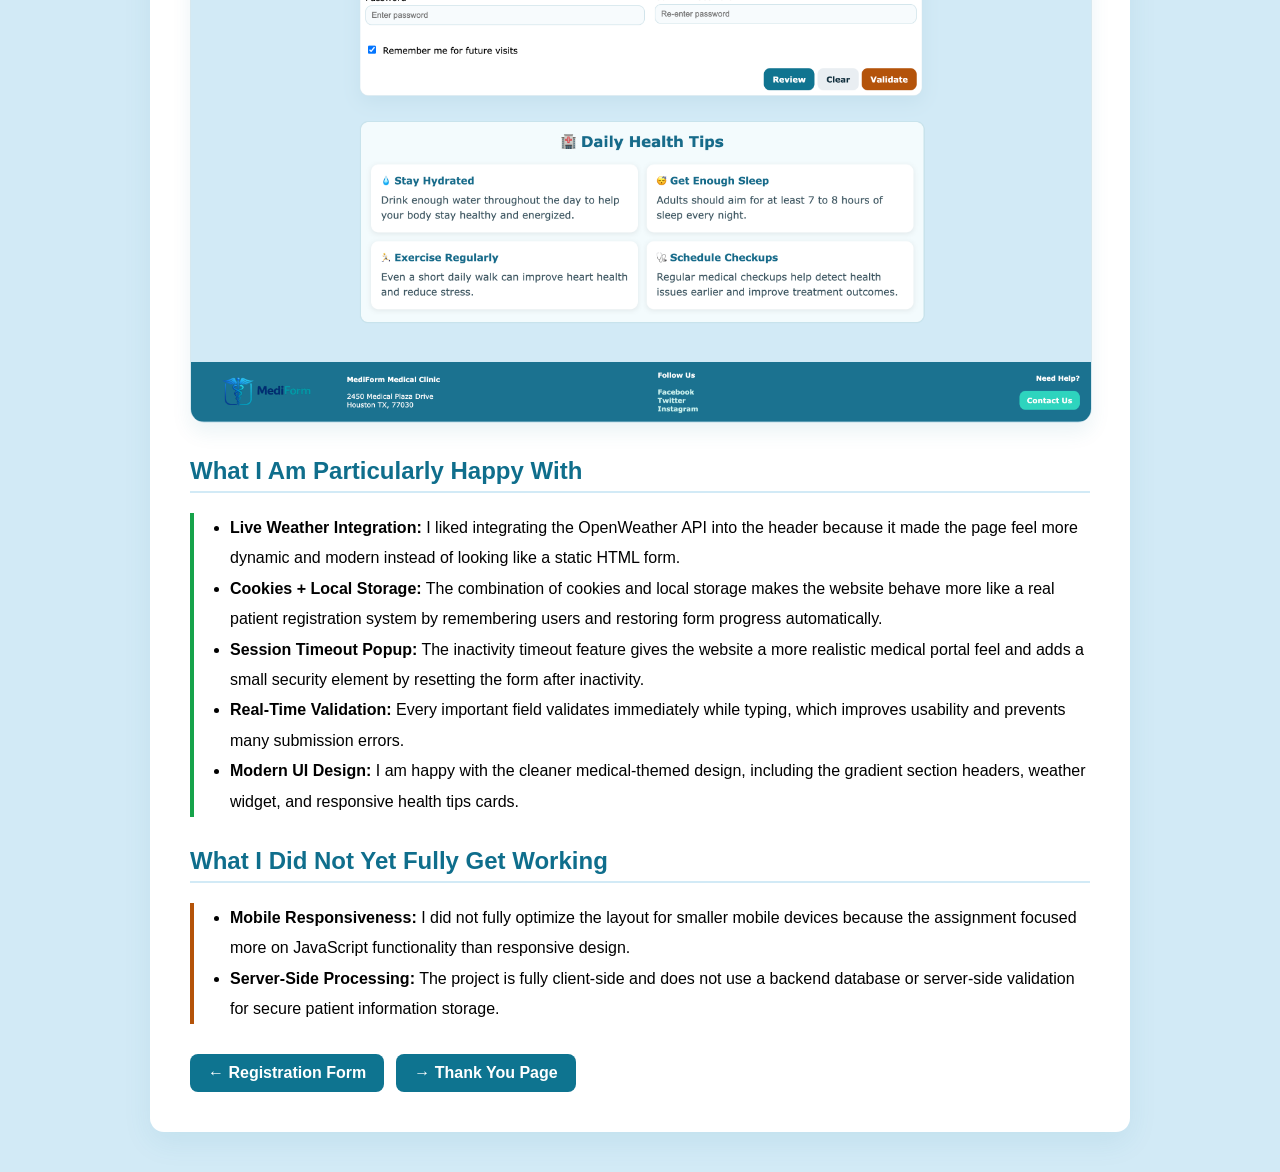
<file: hw4/hw4-synopsis.html>
<!doctype html>
<!--
    Name: Nikki Safarova
    File: hw4-synopsis.html
    Date Created: 2026-05-08
    Purpose: MIS 7375 Homework 4 Synopsis
-->

<html lang="en">
<head>
  <meta charset="utf-8" />
  <title>HW4 Synopsis – MediForm</title>

  <style>
    body {
      background: #d2eaf6;
      font-family: Verdana, Geneva, Tahoma, sans-serif;
      margin: 0;
      padding: 40px 20px;
    }

    .container {
      background: #ffffff;
      border-radius: 14px;
      box-shadow: 0 10px 30px rgba(15, 110, 140, 0.08);
      margin: 0 auto;
      max-width: 900px;
      padding: 40px;
    }

    h1 {
      color: #0f6e8c;
      margin-bottom: 4px;
    }

    h2 {
      border-bottom: 2px solid #d2eaf6;
      color: #0f6e8c;
      margin-top: 30px;
      padding-bottom: 6px;
    }

    p {
      line-height: 1.7;
      margin-bottom: 14px;
    }

    ul {
      line-height: 1.9;
      margin-bottom: 14px;
      padding-left: 22px;
    }

    .happy {
      border-left: 4px solid #16a34a;
      padding-left: 14px;
    }

    .missing {
      border-left: 4px solid #b45309;
      padding-left: 14px;
    }

    img {
      border: 1px solid #d7e8ef;
      border-radius: 14px;
      box-shadow: 0 10px 20px rgba(15, 110, 140, 0.08);
      margin-top: 18px;
      width: 100%;
    }

    a {
      color: #0f6e8c;
    }

    .buttonLink {
      background: #0e7490;
      border-radius: 8px;
      color: #ffffff;
      font-weight: bold;
      padding: 10px 18px;
      text-decoration: none;
    }
  </style>
</head>

<body>

  <div class="container">

    <h1>MIS 7375 – Homework 4</h1>

    <p style="color:#666; margin-top:4px;">
      Nikki Safarova &nbsp;|&nbsp; May 8, 2026
    </p>

    <!-- SYNOPSIS -->

    <h2>What the Website Does</h2>

    <p>
      My website is a patient registration system called MediForm Medical Clinic.
      The form allows users to enter personal information, contact details,
      health visit reasons, vaccination and insurance information, and account credentials.
      The website performs live JavaScript validation for all required fields
      and provides immediate feedback when invalid data is entered.
      The form also includes a review section where users can verify all entered information before final submission.
    </p>

    <p>
      For Assignment 4 requirements, I implemented multiple advanced JavaScript and browser storage features.
      I used the Fetch API in two different ways: first, to dynamically load the list of U.S. states
      from a separate JSON file, and second, to retrieve live weather data from the OpenWeather API
      and display it in the page header.
      I also added an iframe on the page that displays a custom “Daily Health Tips” section
      with responsive health information cards.
    </p>

    <p>
      To satisfy the content protection requirement, I implemented both a fixed header
      and fixed footer so important page elements always remain visible while scrolling.
      For cookie usage, the website remembers the user’s first name and displays
      a personalized “Welcome back” message when they revisit the page.
      A “Start as new user” option was also implemented to clear cookies and reset the form.
      In addition, local storage is used to automatically save and restore non-sensitive form information
      so users do not lose progress when refreshing or reopening the page.
    </p>

    <p>
      For the time-based event requirement, I implemented a live updating date and clock in the header
      and also added a session timeout popup.
      If the user stays inactive for too long, the website displays a warning countdown
      and automatically resets the form for security purposes.
    </p>

    <img src="screenshot.png" alt="MediForm Screenshot" />

    <!-- HAPPY WITH -->

    <h2>What I Am Particularly Happy With</h2>

    <div class="happy">

      <ul>

        <li>
          <strong>Live Weather Integration:</strong>
          I liked integrating the OpenWeather API into the header because it made the page
          feel more dynamic and modern instead of looking like a static HTML form.
        </li>

        <li>
          <strong>Cookies + Local Storage:</strong>
          The combination of cookies and local storage makes the website behave more like
          a real patient registration system by remembering users and restoring form progress automatically.
        </li>

        <li>
          <strong>Session Timeout Popup:</strong>
          The inactivity timeout feature gives the website a more realistic medical portal feel
          and adds a small security element by resetting the form after inactivity.
        </li>

        <li>
          <strong>Real-Time Validation:</strong>
          Every important field validates immediately while typing,
          which improves usability and prevents many submission errors.
        </li>

        <li>
          <strong>Modern UI Design:</strong>
          I am happy with the cleaner medical-themed design,
          including the gradient section headers, weather widget,
          and responsive health tips cards.
        </li>

      </ul>

    </div>

    <!-- MISSING -->

    <h2>What I Did Not Yet Fully Get Working</h2>

    <div class="missing">

      <ul>

        <li>
          <strong>Mobile Responsiveness:</strong>
          I did not fully optimize the layout for smaller mobile devices
          because the assignment focused more on JavaScript functionality than responsive design.
        </li>

        <li>
          <strong>Server-Side Processing:</strong>
          The project is fully client-side and does not use a backend database
          or server-side validation for secure patient information storage.
        </li>

      </ul>

    </div>

    <div style="margin-top:30px; display:flex; gap:12px;">

      <a href="homework4.html" class="buttonLink">
        ← Registration Form
      </a>

      <a href="thankyou.html" class="buttonLink">
        → Thank You Page
      </a>

    </div>

  </div>

</body>
</html>
</file>
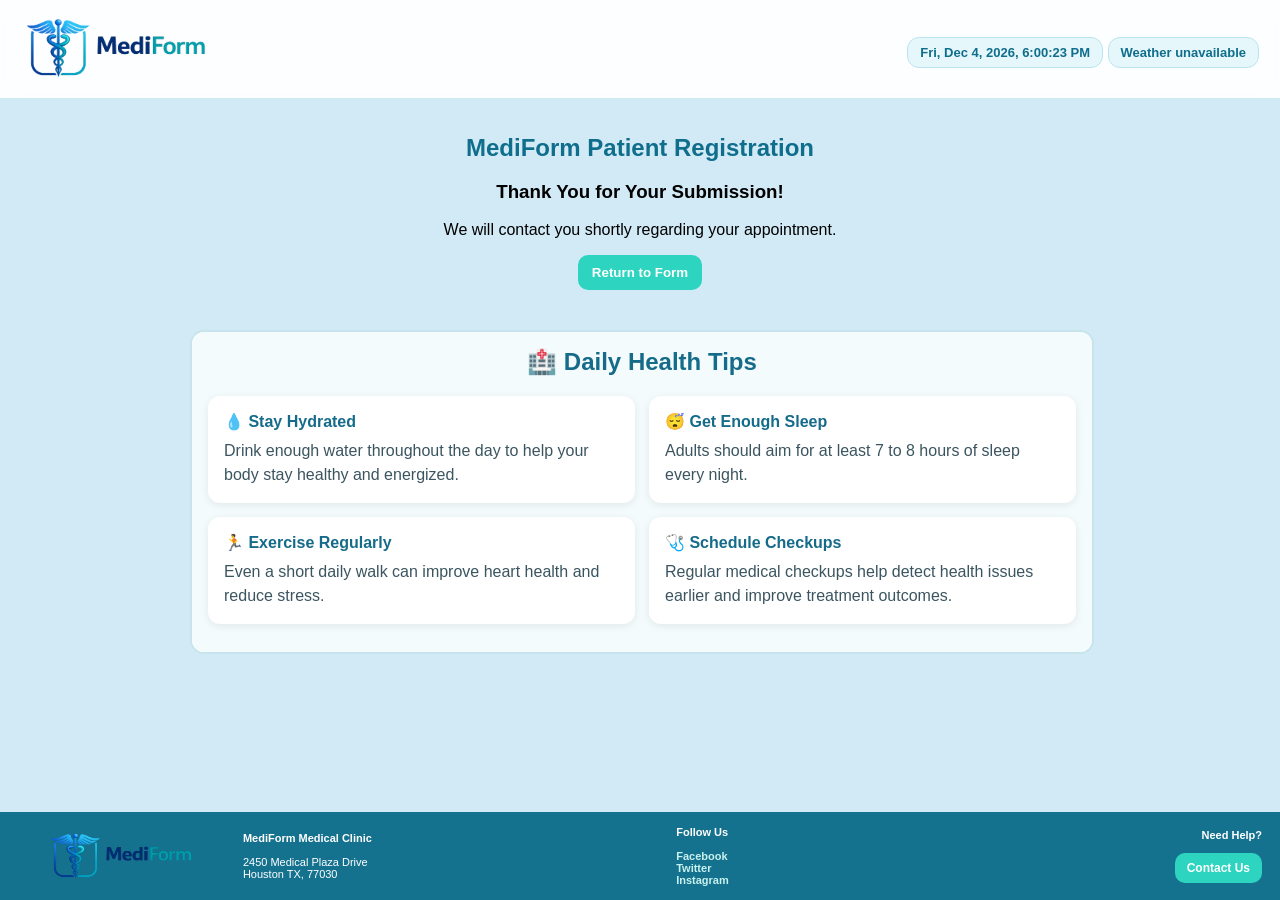
<file: hw4/thankyou.html>
<!doctype html>
<!--
    Name: Nikki Safarova
    File: thankyou.html
    Date Created: 2026-02-23
    Date Updated: 2026-05-08
    Purpose: Thank you page for MIS 7375 Homework 4 - MediForm Patient Registration Form
-->

<html lang="en">
  <head>
    <meta charset="utf-8" />
    <title>MediForm Submission</title>

    <!-- External CSS Stylesheet -->
    <link rel="stylesheet" href="style.css" />
  </head>

  <body>
    <!-- FIXED HEADER -->
    <div id="header">
      <table width="100%">
        <tr>
          <td>
            <img src="logo.png" alt="MediForm Logo" width="150" />
          </td>

          <td align="right">
            <span id="today">Loading date...</span>

            <div id="weatherBox">Loading weather...</div>
          </td>
        </tr>
      </table>
    </div>

    <!-- BODY SECTION -->
    <div id="body" align="center">
      <h2>MediForm Patient Registration</h2>

      <h3>Thank You for Your Submission!</h3>

      <p>We will contact you shortly regarding your appointment.</p>

      <a href="homework4.html">
        <button id="button" type="button">Return to Form</button>
      </a>

      <!-- HEALTH TIPS IFRAME -->
      <div class="iframeSection">
        <iframe src="health-tips.html" class="healthFrame" title="Health Tips">
        </iframe>
      </div>
    </div>

    <!-- FIXED FOOTER -->
    <div id="footer">
      <table width="100%" cellpadding="10">
        <tr>
          <td width="12%">
            <img src="logo.png" alt="MediForm Logo" width="150" />
          </td>

          <td width="30%">
            <b>MediForm Medical Clinic</b>
            <br /><br />
            2450 Medical Plaza Drive
            <br />
            Houston TX, 77030
          </td>

          <td width="30%">
            <b>Follow Us</b>
            <br /><br />
            <a href="#">Facebook</a>
            <br />
            <a href="#">Twitter</a>
            <br />
            <a href="#">Instagram</a>
          </td>

          <td width="12%" align="right">
            <b>Need Help?</b>

            <br /><br />

            <button type="button">Contact Us</button>
          </td>
        </tr>
      </table>
    </div>

    <!-- External JavaScript -->
    <script src="script.js"></script>
  </body>
</html>
</file>
<file: hw2/style.css>
/*
  Name: Nikki Safarova
  File: style.css
  Date Created: 2026-02-21
  Date Updated: 2026-03-27
  Purpose: MIS 7375 Homework 2 - MediForm CSS Stylesheet
*/

body {
  background: #d2eaf6;
  font-family: Verdana, Geneva, Tahoma, sans-serif;
  margin: 0;
}

/* HEADER SECTION */
#header {
  background: #fdfeff;
  border-bottom: 1px solid #cfeaf2;
  padding: 14px 18px;
}

#header img {
  width: 190px;
}

#today {
  background: #c9f1ee;
  border-radius: 10px;
  color: #0f6e8c;
  font-weight: 700;
  padding: 6px 10px;
}

/* BODY SECTION */
#body {
  padding: 26px 14px 34px 14px;
}

h2 {
  color: #0f6e8c;
  font-weight: 800;
  margin: 0 0 18px 0;
  text-align: center;
}

/* FORM CARD */
#body table {
  background: #ffffff;
  border: 1px solid #d7e8ef;
  border-collapse: separate;
  border-radius: 14px;
  border-spacing: 0;
  box-shadow: 0 10px 30px rgba(15, 110, 140, 0.08);
  max-width: 95%;
  width: 860px;
}

#body th {
  background: linear-gradient(90deg, #0f6e8c, #2dd4bf);
  border-radius: 14px 14px 0 0;
  color: #ffffff;
  font-size: 16px;
  padding: 14px 16px;
  text-align: left;
}

/* INPUTS */
input,
select,
textarea {
  background: #f7fbfd;
  border: 1px solid #cfe3ea;
  border-radius: 10px;
  box-sizing: border-box;
  font-size: 14px;
  margin-top: 6px;
  padding: 10px;
  width: 100%;
}

textarea {
  height: 100px;
}

input[type="checkbox"],
input[type="radio"] {
  margin-right: 6px;
  margin-top: 0;
  width: auto;
}

/* BUTTONS */
input[type="button"],
input[type="reset"],
input[type="submit"] {
  border: none;
  border-radius: 10px;
  cursor: pointer;
  font-weight: 700;
  padding: 10px 14px;
  width: auto;
}

input[type="reset"] {
  background: #e9eef2;
  color: #0b2b3a;
}

input[type="submit"] {
  background: #16a34a;
  color: #ffffff;
}

#button {
  background: #2dd4bf;
  border: none;
  border-radius: 10px;
  color: #ffffff;
  cursor: pointer;
  font-weight: 700;
  padding: 9px 12px;
}

/* SLIDER */
input[type="range"] {
  accent-color: #2dd4bf;
}

#scoreValue {
  background: #c9f1ee;
  border-radius: 10px;
  color: #0f6e8c;
  display: inline-block;
  font-weight: 800;
  margin-top: 8px;
  padding: 5px 10px;
}

/* REVIEW SECTION */
#reviewSection {
  background: #ffffff;
  border: 1px solid #d7e8ef;
  border-radius: 14px;
  box-shadow: 0 10px 30px rgba(15, 110, 140, 0.08);
  box-sizing: border-box;
  display: none;
  margin: 24px auto 0 auto;
  max-width: 860px;
  padding: 24px;
  width: 100%;
}

#reviewSection h3 {
  color: #0f6e8c;
  margin-top: 0;
  text-transform: uppercase;
}

#reviewSection h4 {
  color: #0f6e8c;
  margin-bottom: 12px;
  margin-top: 26px;
  text-transform: uppercase;
}

.reviewGrid {
  column-gap: 20px;
  display: grid;
  grid-template-columns: 230px 1fr 220px;
  row-gap: 10px;
}

.reviewGridSmall {
  column-gap: 20px;
  display: grid;
  grid-template-columns: 230px 1fr;
  row-gap: 10px;
}

.reviewLabel {
  font-weight: 700;
}

.reviewStatus {
  font-weight: 700;
}

.pass {
  color: green;
}

.error {
  color: #b91c1c;
}

#passwordMessage {
  font-size: 13px;
  font-weight: 700;
  margin-top: 6px;
}

/* FOOTER SECTION */
#footer {
  background: #0f6e8c;
  color: #ffffff;
  margin-top: 26px;
  padding: 16px 14px;
}

#footer a {
  color: #c9f1ee;
  font-weight: 600;
  text-decoration: none;
}

#footer button {
  background: #2dd4bf;
  border: none;
  border-radius: 10px;
  color: #ffffff;
  cursor: pointer;
  font-family: Verdana, Geneva, Tahoma, sans-serif;
  font-weight: 700;
  padding: 9px 12px;
}
</file>
<file: hw3/style.css>
/*
  Name: Nikki Safarova
  File: style.css
  Date Created: 2026-02-21
  Date Updated: 2026-04-17
  Purpose: MIS 7375 Homework 3 - MediForm CSS Stylesheet
*/

body {
  background: #d2eaf6;
  font-family: Verdana, Geneva, Tahoma, sans-serif;
  margin: 0;
}

/* HEADER SECTION */
#header {
  background: #fdfeff;
  border-bottom: 1px solid #cfeaf2;
  padding: 14px 18px;
}

#header img {
  width: 190px;
}

#today {
  background: #c9f1ee;
  border-radius: 10px;
  color: #0f6e8c;
  font-weight: 700;
  padding: 6px 10px;
}

/* BODY SECTION */
#body {
  padding: 26px 14px 34px 14px;
}

h2 {
  color: #0f6e8c;
  font-weight: 800;
  margin: 0 0 18px 0;
  text-align: center;
}

/* FORM CARD */
#body table {
  background: #ffffff;
  border: 1px solid #d7e8ef;
  border-collapse: separate;
  border-radius: 14px;
  border-spacing: 0;
  box-shadow: 0 10px 30px rgba(15, 110, 140, 0.08);
  max-width: 95%;
  width: 860px;
}

#body th {
  background: linear-gradient(90deg, #0f6e8c, #2dd4bf);
  border-radius: 14px 14px 0 0;
  color: #ffffff;
  font-size: 16px;
  padding: 14px 16px;
  text-align: left;
}

/* INPUTS */
input,
select,
textarea {
  background: #f7fbfd;
  border: 1px solid #cfe3ea;
  border-radius: 10px;
  box-sizing: border-box;
  font-size: 14px;
  margin-top: 6px;
  padding: 10px;
  width: 100%;
}

textarea {
  height: 100px;
}

input[type="checkbox"],
input[type="radio"] {
  margin-right: 6px;
  margin-top: 0;
  width: auto;
}

/* BUTTONS */
input[type="button"],
input[type="reset"],
input[type="submit"] {
  border: none;
  border-radius: 10px;
  cursor: pointer;
  font-weight: 700;
  padding: 10px 14px;
  width: auto;
}

input[type="button"] {
  background: #0e7490;
  color: #ffffff;
}

input[type="reset"] {
  background: #e9eef2;
  color: #0b2b3a;
}

input[type="submit"] {
  background: #16a34a;
  color: #ffffff;
}

#validateBtn {
  background: #b45309;
  color: #ffffff;
}

#button {
  background: #2dd4bf;
  border: none;
  border-radius: 10px;
  color: #ffffff;
  cursor: pointer;
  font-weight: 700;
  padding: 9px 12px;
}


/* SLIDER */
input[type="range"] {
  accent-color: #2dd4bf;
}

#scoreValue {
  background: #c9f1ee;
  border-radius: 10px;
  color: #0f6e8c;
  display: inline-block;
  font-weight: 800;
  margin-top: 8px;
  padding: 5px 10px;
}

/* REVIEW SECTION */
#reviewSection {
  background: #ffffff;
  border: 1px solid #d7e8ef;
  border-radius: 14px;
  box-shadow: 0 10px 30px rgba(15, 110, 140, 0.08);
  box-sizing: border-box;
  display: none;
  margin: 24px auto 0 auto;
  max-width: 860px;
  padding: 24px;
  width: 100%;
}

#reviewSection h3 {
  color: #0f6e8c;
  margin-top: 0;
  text-transform: uppercase;
}

#reviewSection h4 {
  color: #0f6e8c;
  margin-bottom: 12px;
  margin-top: 26px;
  text-transform: uppercase;
}

.reviewGrid {
  column-gap: 20px;
  display: grid;
  grid-template-columns: 230px 1fr 220px;
  row-gap: 10px;
}

.reviewGridSmall {
  column-gap: 20px;
  display: grid;
  grid-template-columns: 230px 1fr;
  row-gap: 10px;
}

.reviewLabel {
  font-weight: 700;
}

.reviewStatus {
  font-weight: 700;
}

.pass {
  color: green;
}

.req {
  color: #b91c1c;
  font-weight: bold;
}

.error {
  color: #b91c1c;
}

#passwordMessage {
  font-size: 13px;
  font-weight: 700;
  margin-top: 6px;
}

.errorMessage {
  color: #b91c1c;
  font-size: 12px;
  font-weight: 700;
  margin-top: 4px;
  min-height: 1.5em;
  line-height: 1.4;
}

/* PASSWORD STRENGTH BAR */
#strengthBar {
  background: #e2e8f0;
  border-radius: 4px;
  height: 6px;
  margin-top: 6px;
  width: 100%;
  display: none;
}

#strengthFill {
  border-radius: 4px;
  height: 6px;
  transition: width 0.3s, background 0.3s;
  width: 0%;
}

#strengthLabel {
  font-size: 11px;
  font-weight: 700;
}

/* FOOTER SECTION */
#footer {
  background: #0f6e8c;
  color: #ffffff;
  margin-top: 26px;
  padding: 16px 14px;
}

#footer a {
  color: #c9f1ee;
  font-weight: 600;
  text-decoration: none;
}

#footer button {
  background: #2dd4bf;
  border: none;
  border-radius: 10px;
  color: #ffffff;
  cursor: pointer;
  font-family: Verdana, Geneva, Tahoma, sans-serif;
  font-weight: 700;
  padding: 9px 12px;
}
</file>
<file: hw4/style.css>
/*
  Name: Nikki Safarova
  File: style.css
  Date Created: 2026-02-21
  Date Updated: 2026-05-08
  Purpose: MIS 7375 Homework 4 - MediForm CSS Stylesheet
*/

/* PAGE LAYOUT */

body {
  background: #d2eaf6;
  font-family: Verdana, Geneva, Tahoma, sans-serif;
  margin: 0;
  padding-bottom: 120px;
  padding-top: 110px;
}

/* FIXED HEADER */

#header {
  background: rgba(253, 254, 255, 0.96);
  backdrop-filter: blur(8px);
  border-bottom: 1px solid #cfeaf2;
  box-sizing: border-box;
  left: 0;
  padding: 8px 18px;
  position: fixed;
  top: 0;
  width: 100%;
  z-index: 1000;
}

#header img {
  width: 190px;
}

#welcomeMessage {
  color: #0f6e8c;
  font-size: 14px;
  font-weight: 700;
  margin-bottom: 8px;
  text-align: right;
}

#welcomeMessage button {
  background: #0e7490;
  border: none;
  border-radius: 10px;
  color: #ffffff;
  cursor: pointer;
  font-family: Verdana, Geneva, Tahoma, sans-serif;
  font-size: 12px;
  font-weight: 700;
  margin-top: 6px;
  padding: 7px 10px;
}

#welcomeMessage button:hover {
  background: #0f6e8c;
}

#today {
  background: #e6f7fb;
  border: 1px solid #b9e4ef;
  border-radius: 12px;
  color: #0f6e8c;
  display: inline-block;
  font-size: 13px;
  font-weight: 700;
  padding: 7px 12px;
}

#weatherBox {
  background: #e6f7fb;
  border: 1px solid #b9e4ef;
  border-radius: 12px;
  color: #0f6e8c;
  display: inline-block;
  font-size: 13px;
  font-weight: 700;
  margin-top: 8px;
  padding: 7px 12px;
}

/* BODY SECTION */

#body {
  padding: 24px 14px 34px 14px;
}

h2 {
  color: #0f6e8c;
  font-weight: 800;
  margin: 0 0 18px 0;
  text-align: center;
}

/* FORM CONTAINER */

.formContainer {
  margin: 0 auto;
  max-width: 900px;
}

.formTable {
  background: #ffffff;
  border: 1px solid #d7e8ef;
  border-collapse: separate;
  border-radius: 14px;
  border-spacing: 0;
  box-shadow: 0 10px 30px rgba(15, 110, 140, 0.08);
  font-size: 14px;
  width: 100%;
}

.formTable th {
  background: linear-gradient(90deg, #0f6e8c, #2dd4bf);
  border-radius: 14px 14px 0 0;
  color: #ffffff;
  font-size: 16px;
  padding: 10px 14px;
  text-align: left;
}

/* FORM INPUTS */

input,
select,
textarea {
  background: #f7fbfd;
  border: 1px solid #cfe3ea;
  border-radius: 10px;
  box-sizing: border-box;
  font-size: 13px;
  margin-top: 4px;
  padding: 7px 9px;
  width: 100%;
}

textarea {
  height: 80px;
  resize: vertical;
}

input[type="checkbox"],
input[type="radio"] {
  margin-right: 6px;
  margin-top: 0;
  width: auto;
}

input:focus,
select:focus,
textarea:focus {
  border-color: #2dd4bf;
  box-shadow: 0 0 0 3px rgba(45, 212, 191, 0.12);
  outline: none;
}

/* BUTTONS */

input[type="button"],
input[type="reset"],
input[type="submit"],
button {
  border: none;
  border-radius: 10px;
  cursor: pointer;
  font-family: Verdana, Geneva, Tahoma, sans-serif;
  font-weight: 700;
  padding: 10px 14px;
  width: auto;
}

input[type="button"] {
  background: #0e7490;
  color: #ffffff;
}

input[type="reset"] {
  background: #e9eef2;
  color: #0b2b3a;
}

input[type="submit"] {
  background: #16a34a;
  color: #ffffff;
}

#validateBtn {
  background: #b45309;
  color: #ffffff;
}

button {
  background: #2dd4bf;
  color: #ffffff;
}

input[type="button"]:hover,
input[type="submit"]:hover,
input[type="reset"]:hover,
button:hover {
  opacity: 0.92;
  transform: translateY(-1px);
  transition: 0.2s;
}

/* SLIDER */

input[type="range"] {
  accent-color: #2dd4bf;
}

.sliderNote {
  color: #555;
  font-size: 12px;
}

#scoreValue {
  background: #c9f1ee;
  border-radius: 10px;
  color: #0f6e8c;
  display: inline-block;
  font-weight: 800;
  margin-top: 8px;
  padding: 5px 10px;
}

/* CHARACTER COUNT */

#charCount {
  color: #555;
  font-size: 11px;
}

/* REVIEW SECTION */

#reviewSection {
  background: #ffffff;
  border: 1px solid #d7e8ef;
  border-radius: 14px;
  box-shadow: 0 10px 30px rgba(15, 110, 140, 0.08);
  box-sizing: border-box;
  margin: 24px auto 0 auto;
  max-width: 900px;
  padding: 24px;
  width: 100%;
}

#reviewSection h3 {
  color: #0f6e8c;
  margin-top: 0;
  text-transform: uppercase;
}

#reviewSection h4 {
  color: #0f6e8c;
  margin-bottom: 12px;
  margin-top: 26px;
  text-transform: uppercase;
}

.reviewGrid {
  column-gap: 20px;
  display: grid;
  grid-template-columns: 230px 1fr 220px;
  row-gap: 10px;
}

.reviewGridSmall {
  column-gap: 20px;
  display: grid;
  grid-template-columns: 230px 1fr;
  row-gap: 10px;
}

.reviewLabel {
  font-weight: 700;
}

.reviewStatus {
  font-weight: 700;
}

.pass {
  color: green;
}

.error {
  color: #b91c1c;
}

.req {
  color: #b91c1c;
  font-weight: bold;
}

/* ERROR MESSAGES */

.errorMessage {
  color: #b91c1c;
  font-size: 11px;
  font-weight: 700;
  line-height: 1.2;
  margin-top: 2px;
  min-height: 12px;
}

#passwordMessage {
  font-size: 10px;
  font-weight: 700;
  margin-top: 6px;
}

/* PASSWORD STRENGTH BAR */

#strengthBar {
  background: #e2e8f0;
  border-radius: 4px;
  display: none;
  height: 6px;
  margin-top: 6px;
  width: 100%;
}

#strengthFill {
  border-radius: 4px;
  height: 6px;
  transition: width 0.3s, background 0.3s;
  width: 0%;
}

#strengthLabel {
  font-size: 11px;
  font-weight: 700;
}

/* IFRAME SECTION */

.iframeSection {
  margin: 40px auto 0 auto;
  max-width: 900px;
}

.iframeTitle {
  color: #156b8a;
  margin-bottom: 15px;
  text-align: center;
}

.healthFrame {
  background: white;
  border: 2px solid #c7e4ec;
  border-radius: 14px;
  height: 320px;
  width: 100%;
}

/* FIXED FOOTER */

#footer {
  background: rgba(15, 110, 140, 0.97);
  backdrop-filter: blur(8px);
  bottom: 0;
  color: #ffffff;
  font-size: 11px;
  padding: 2px 14px;
  position: fixed;
  width: 100%;
  z-index: 1000;
}

#footer table {
  width: 100%;
  padding-left: 20px;
  padding-right: 20px;
  box-sizing: border-box;
}

#footer a {
  color: #c9f1ee;
  font-weight: 600;
  text-decoration: none;
}

#footer button {
  background: #2dd4bf;
  border-radius: 10px;
  color: #ffffff;
  font-size: 12px;
  padding: 8px 12px;
}

/* TIMEOUT MODAL */

.timeoutModal {
  background: rgba(0, 0, 0, 0.45);
  display: none;
  left: 0;
  min-height: 100vh;
  position: fixed;
  top: 0;
  width: 100%;
  z-index: 2000;
}

.timeoutBox {
  background: #ffffff;
  border-radius: 14px;
  box-shadow: 0 10px 30px rgba(0, 0, 0, 0.18);
  margin: 180px auto;
  max-width: 420px;
  padding: 24px;
  text-align: center;
}

.timeoutBox h3 {
  color: #b45309;
  margin-top: 0;
}

.timeoutBox button {
  background: #0e7490;
  color: #ffffff;
}
</file>
